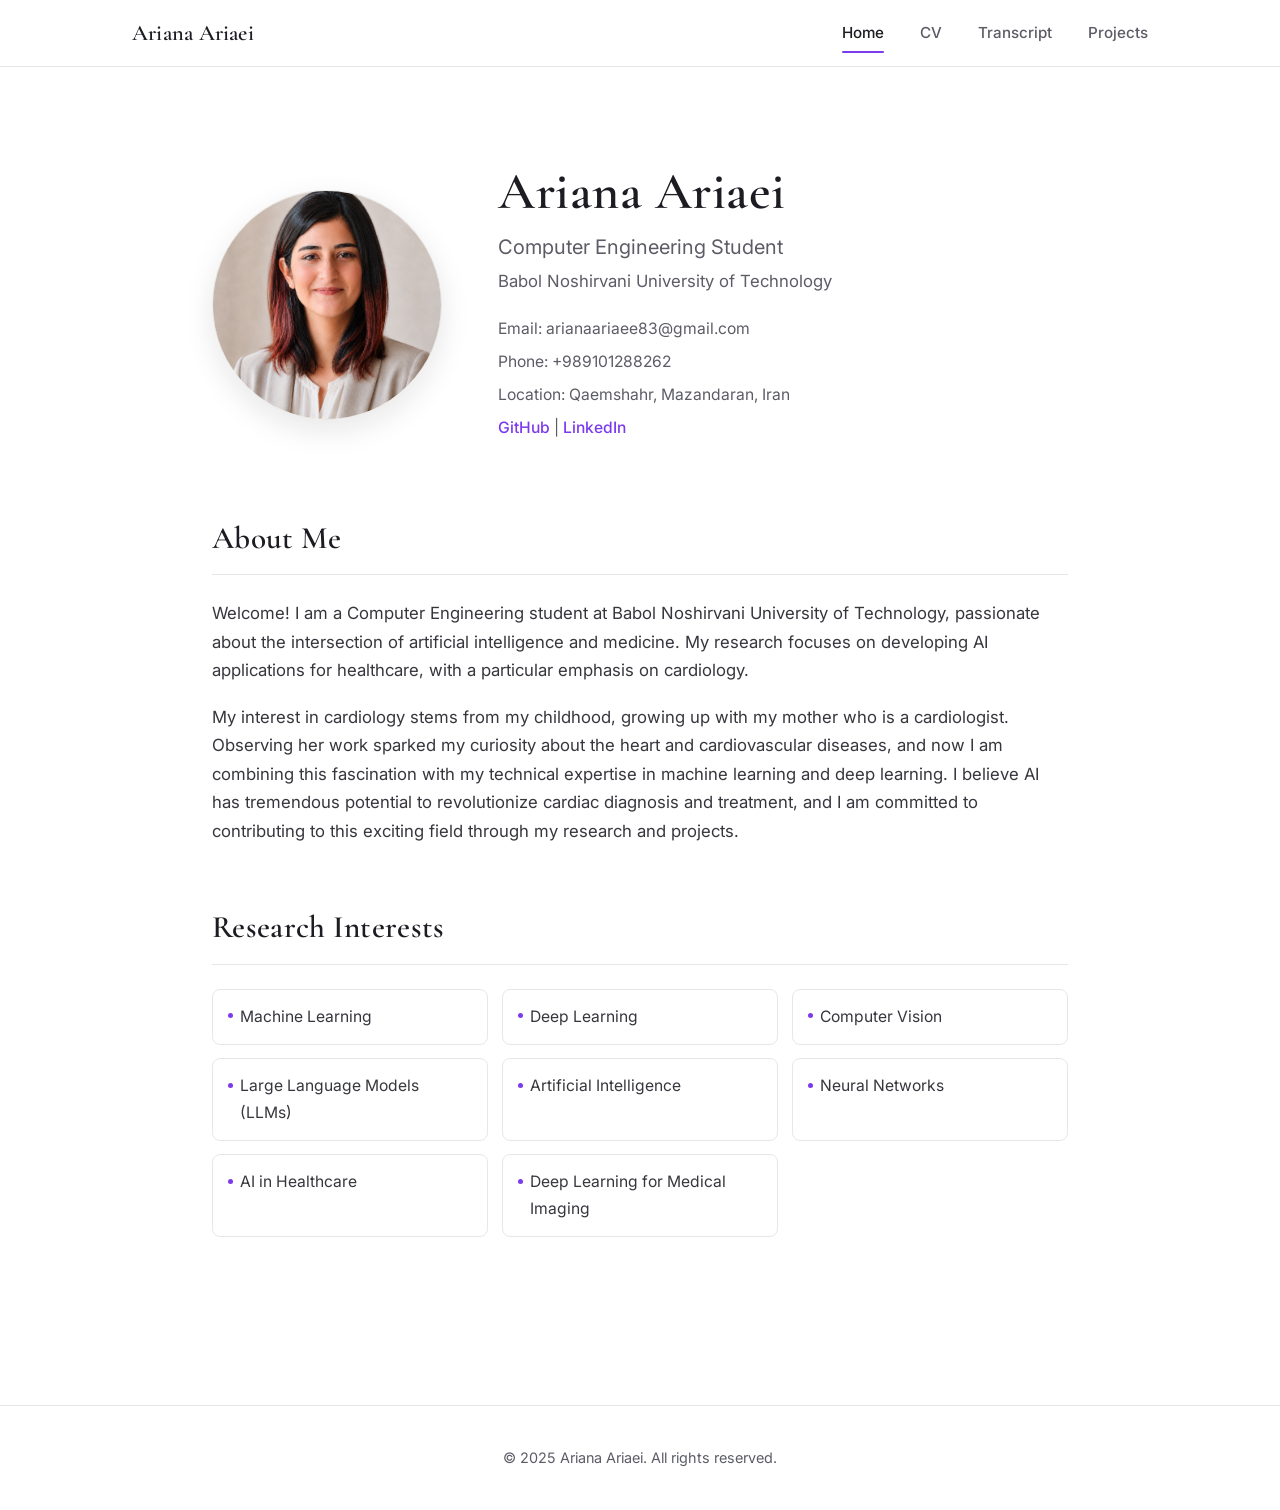
<file: index.html>
<!DOCTYPE html>
<html lang="en">
<head>
    <meta charset="UTF-8">
    <meta name="viewport" content="width=device-width, initial-scale=1.0">
    <title>Ariana Ariaei</title>
    <meta name="description" content="Ariana Ariaei is a Computer Engineering student at Babol Noshirvani University of Technology researching artificial intelligence in healthcare, with a focus on machine learning and deep learning for cardiology.">
    <meta name="author" content="Ariana Ariaei">
    <link rel="canonical" href="https://arianaariaei.github.io/">
    <link rel="icon" type="image/svg+xml" href="assets/favicon.svg">
    <!-- Open Graph / social preview -->
    <meta property="og:type" content="website">
    <meta property="og:title" content="Ariana Ariaei">
    <meta property="og:description" content="Computer Engineering student researching AI in healthcare — machine learning and deep learning for cardiology.">
    <meta property="og:url" content="https://arianaariaei.github.io/">
    <meta property="og:image" content="https://arianaariaei.github.io/assets/me.png">
    <meta name="twitter:card" content="summary">
    <link rel="stylesheet" href="assets/styles.css?v=2">
</head>
<!-- Google tag (gtag.js) -->
<script async src="https://www.googletagmanager.com/gtag/js?id=G-6JRJGJR2GJ"></script>
<script>
  window.dataLayer = window.dataLayer || [];
  function gtag(){dataLayer.push(arguments);}
  gtag('js', new Date());

  gtag('config', 'G-6JRJGJR2GJ');
</script>
<body>
    <div id="nav-placeholder"></div>
    
    <main class="container">
        <section class="hero">
            <div class="profile-section">
                <img src="assets/me.png" alt="Ariana Ariaei" class="profile-photo">
                <div class="intro">
                    <h1>Ariana Ariaei</h1>
                    <p class="title">Computer Engineering Student</p>
                    <p class="affiliation">Babol Noshirvani University of Technology</p>
                    <div class="contact">
                        <p>Email: arianaariaee83@gmail.com</p>
                        <p>Phone: +989101288262</p>
                        <p>Location: Qaemshahr, Mazandaran, Iran</p>
                        <p>
                            <a href="https://github.com/arianaariaei" target="_blank">GitHub</a> | 
                            <a href="https://linkedin.com/in/arianaariaei" target="_blank">LinkedIn</a>
                        </p>
                    </div>
                </div>
            </div>
        </section>

        <section class="about">
            <h2>About Me</h2>
            <p>
                Welcome! I am a Computer Engineering student at Babol Noshirvani University of Technology, 
                passionate about the intersection of artificial intelligence and medicine. My research focuses 
                on developing AI applications for healthcare, with a particular emphasis on cardiology.
            </p>
            <p>
                My interest in cardiology stems from my childhood, growing up with my mother who is a cardiologist. 
                Observing her work sparked my curiosity about the heart and cardiovascular diseases, and now I am 
                combining this fascination with my technical expertise in machine learning and deep learning. 
                I believe AI has tremendous potential to revolutionize cardiac diagnosis and treatment, and I am 
                committed to contributing to this exciting field through my research and projects.
            </p>
        </section>

        <section class="research-interests">
            <h2>Research Interests</h2>
            <ul>
                <li>Machine Learning</li>
                <li>Deep Learning</li>
                <li>Computer Vision</li>
                <li>Large Language Models (LLMs)</li>
                <li>Artificial Intelligence</li>
                <li>Neural Networks</li>
                <li>AI in Healthcare</li>
                <li>Deep Learning for Medical Imaging</li>
            </ul>
        </section>
    </main>

    <footer>
        <p>&copy; 2025 Ariana Ariaei. All rights reserved.</p>
    </footer>

    <script src="assets/nav.js?v=2"></script>
</body>
</html>
</file>
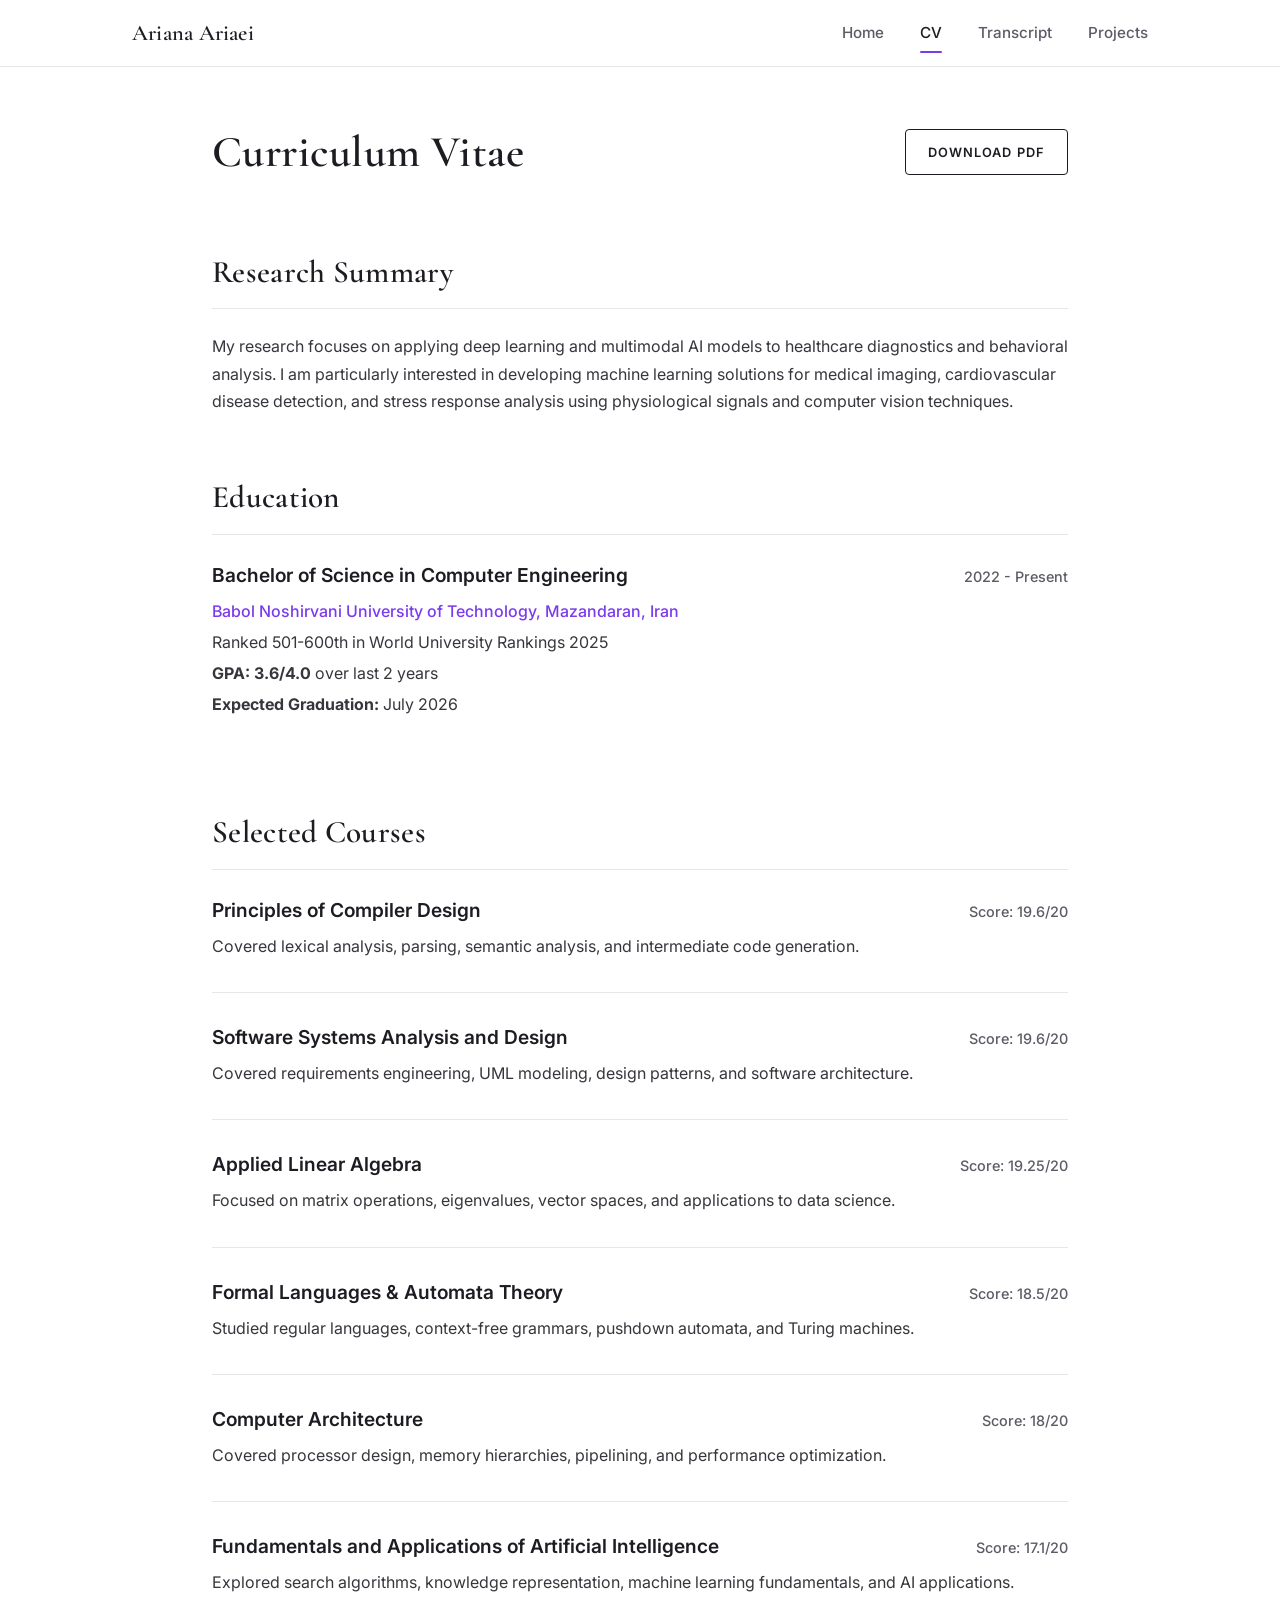
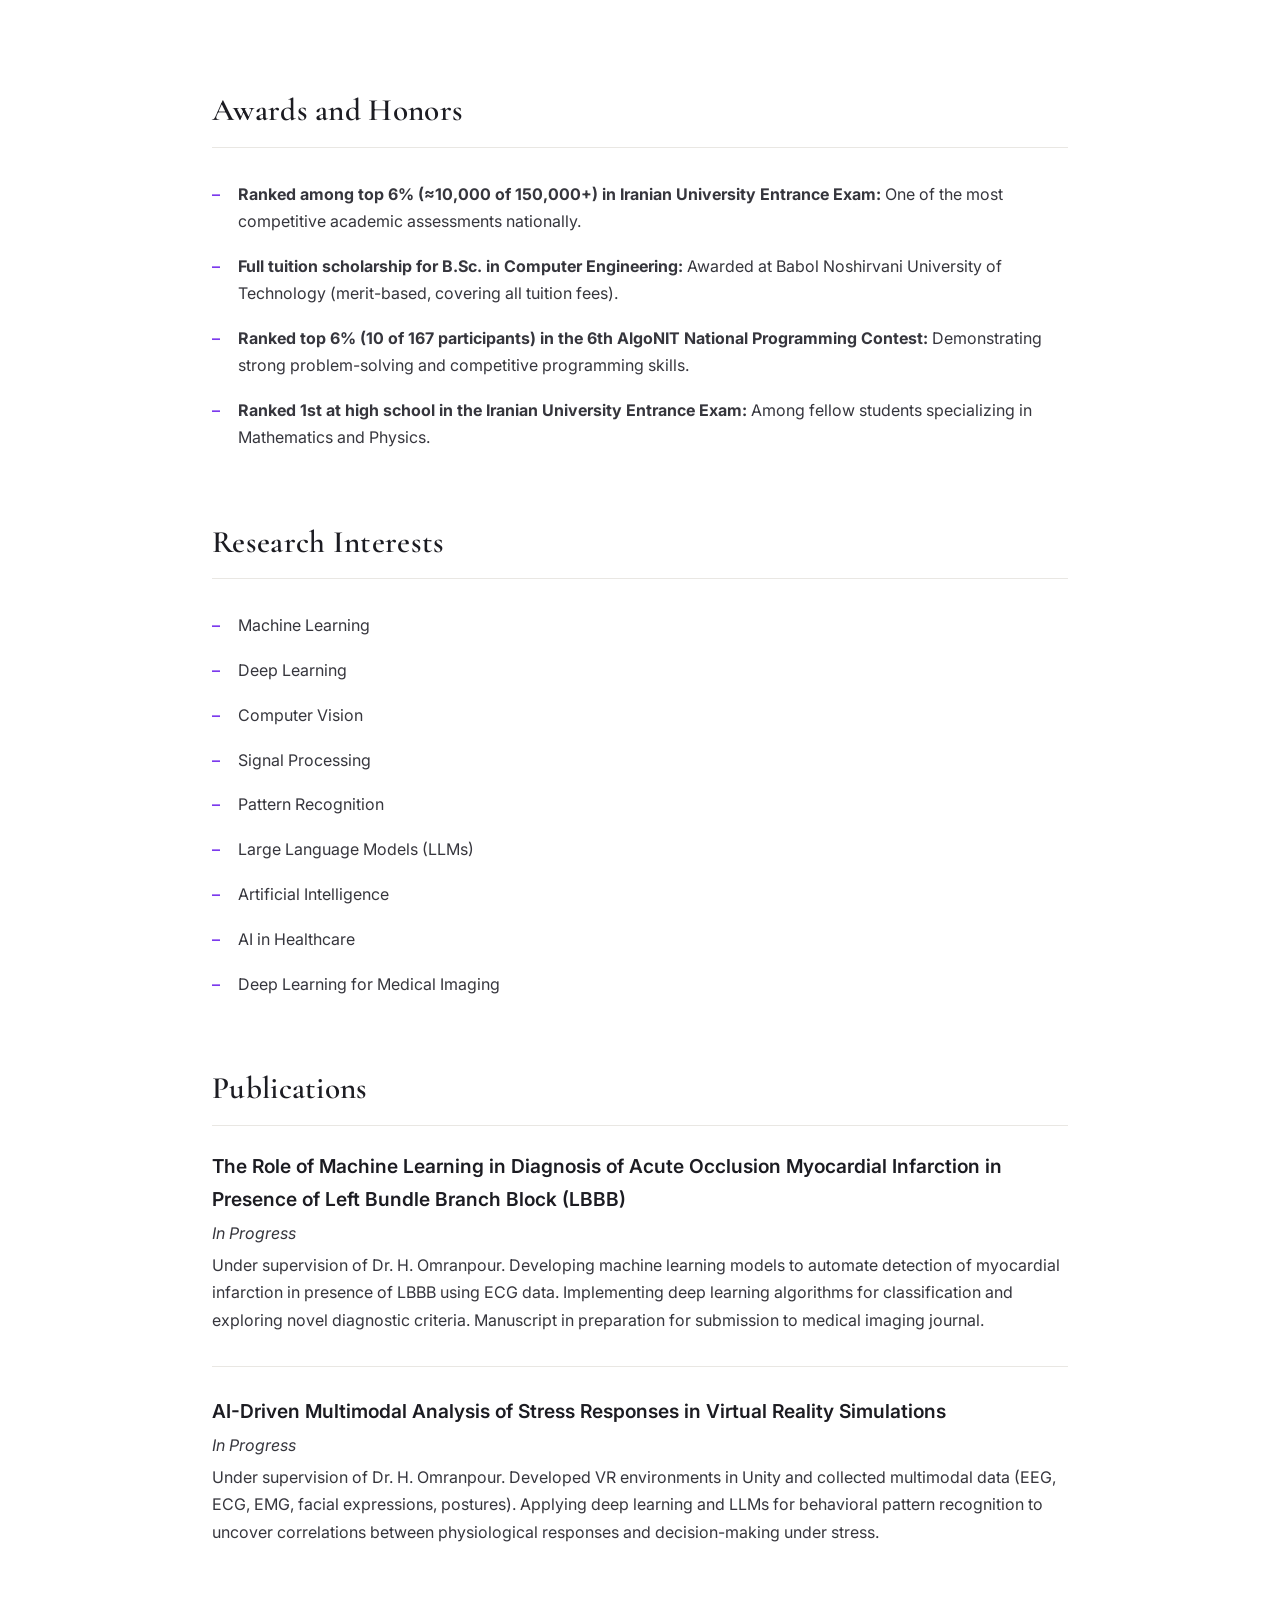
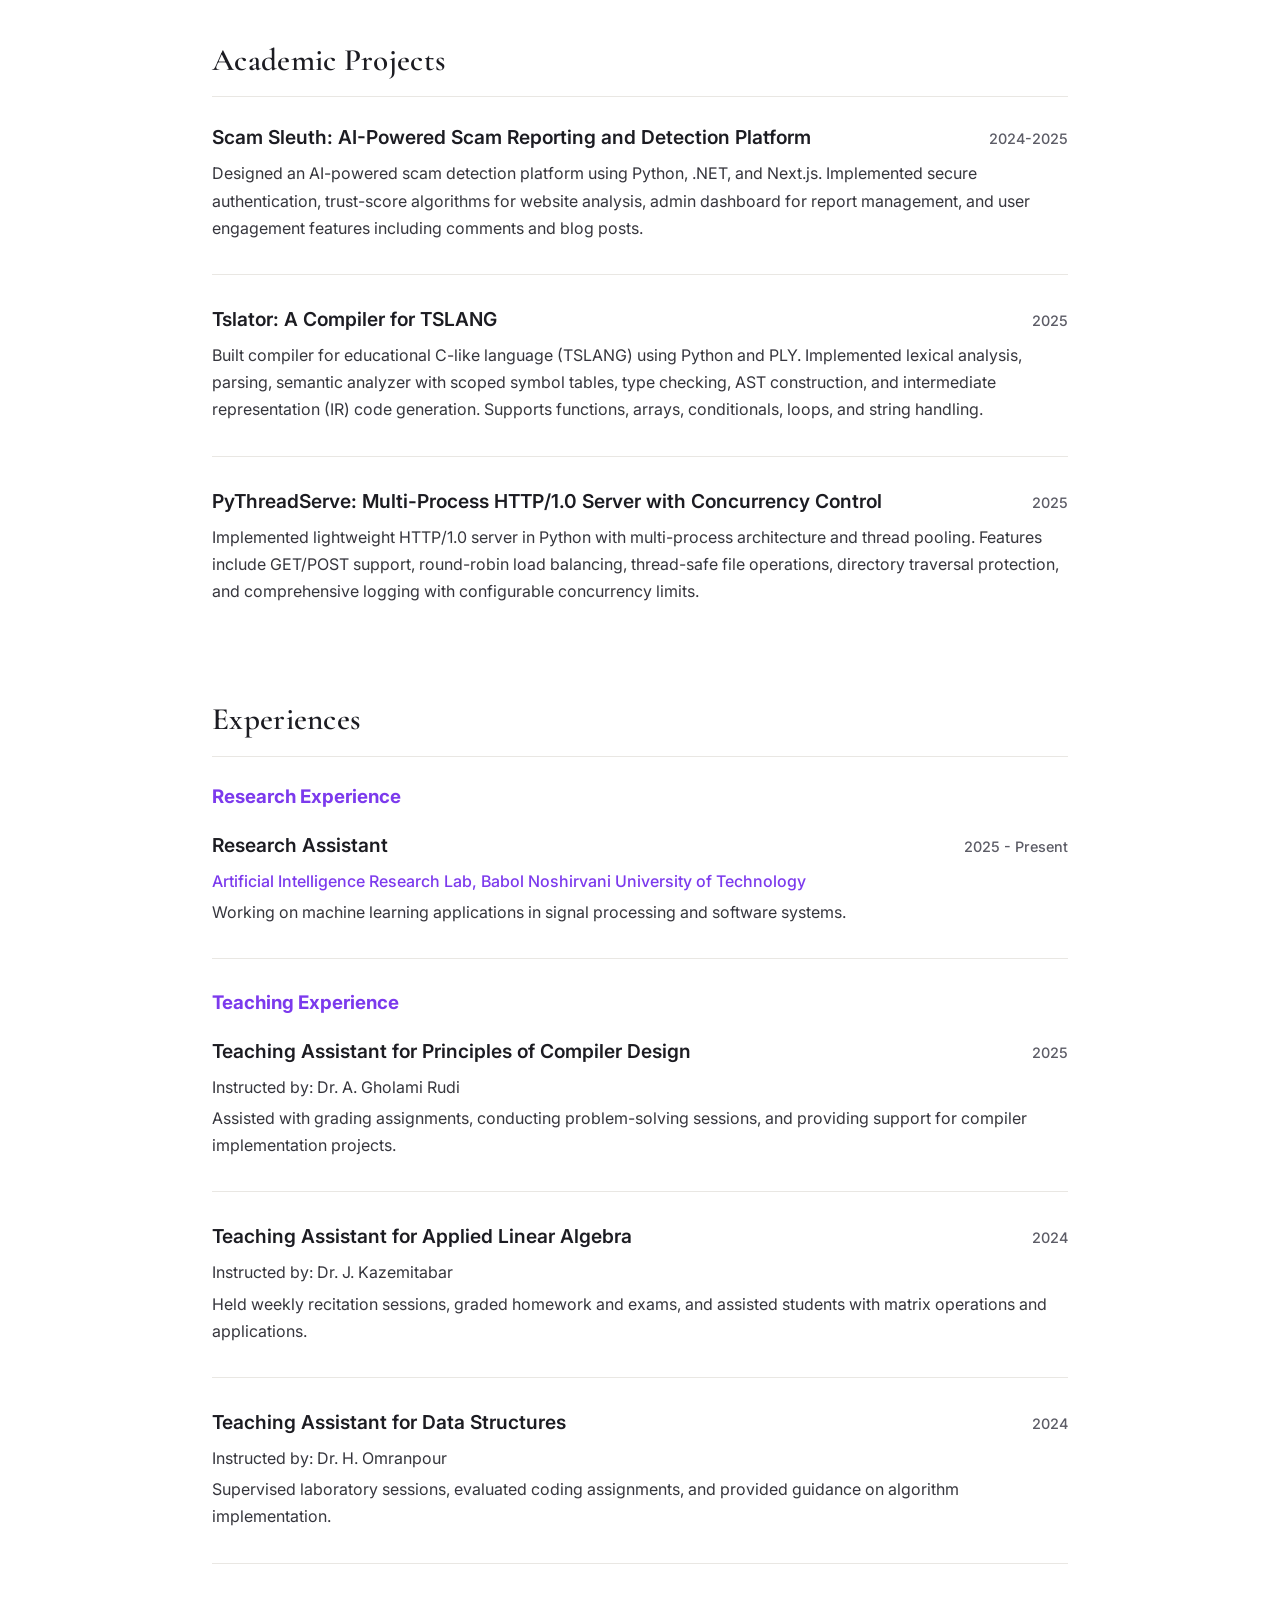
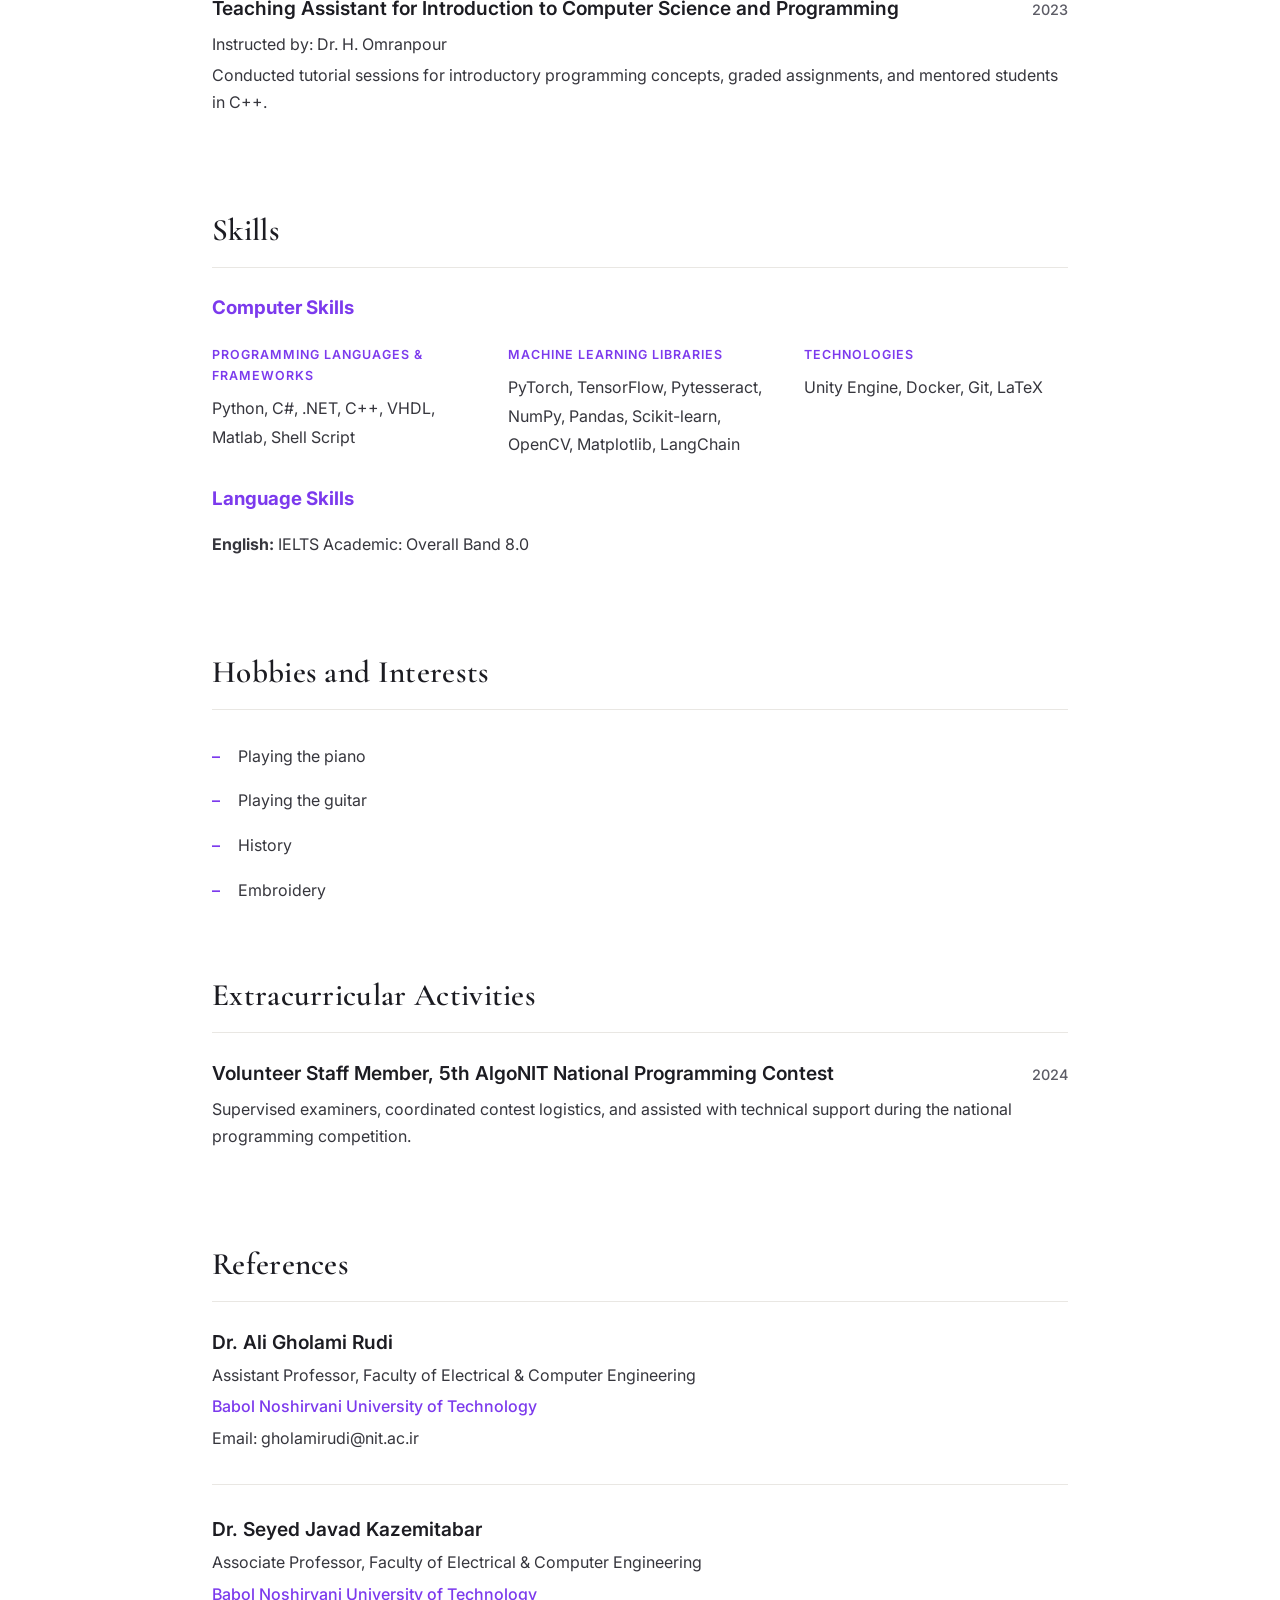
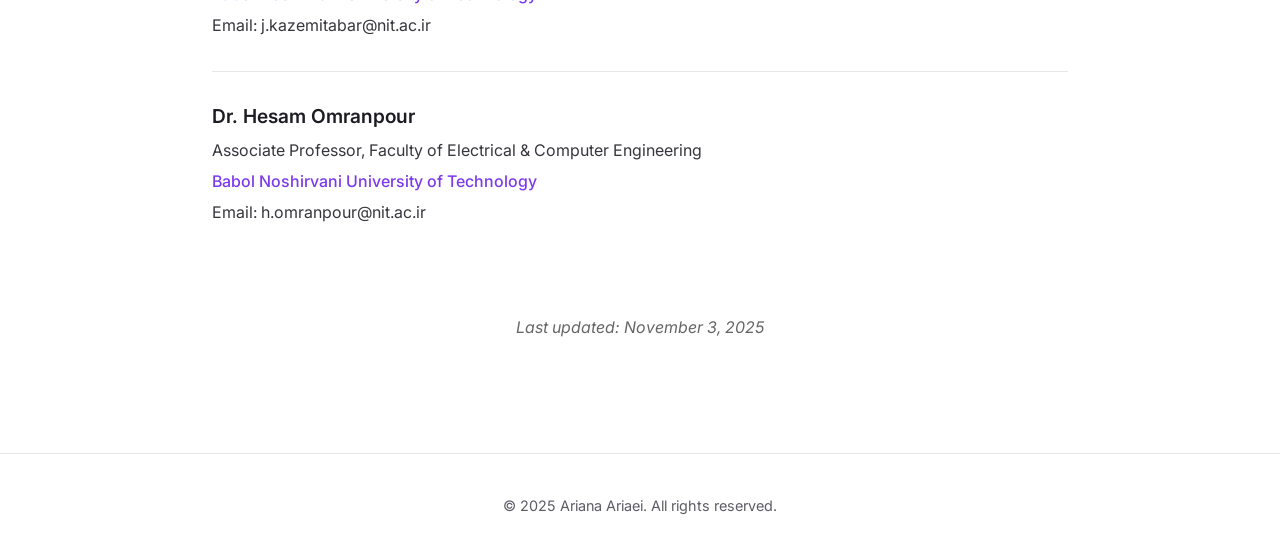
<file: cv.html>
<!DOCTYPE html>
<html lang="en">
<head>
    <meta charset="UTF-8">
    <meta name="viewport" content="width=device-width, initial-scale=1.0">
    <title>CV - Ariana Ariaei</title>
    <meta name="description" content="Curriculum vitae of Ariana Ariaei, a Computer Engineering student specializing in AI, machine learning, and deep learning for healthcare — covering education, research, projects, skills, and teaching experience.">
    <meta name="author" content="Ariana Ariaei">
    <link rel="canonical" href="https://arianaariaei.github.io/cv.html">
    <link rel="icon" type="image/svg+xml" href="assets/favicon.svg">
    <!-- Open Graph / social preview -->
    <meta property="og:type" content="profile">
    <meta property="og:title" content="CV - Ariana Ariaei">
    <meta property="og:description" content="Curriculum vitae of Ariana Ariaei — AI, machine learning, and deep learning for healthcare.">
    <meta property="og:url" content="https://arianaariaei.github.io/cv.html">
    <meta property="og:image" content="https://arianaariaei.github.io/assets/me.png">
    <meta name="twitter:card" content="summary">
    <link rel="stylesheet" href="assets/styles.css?v=2">
</head>
<!-- Google tag (gtag.js) -->
<script async src="https://www.googletagmanager.com/gtag/js?id=G-6JRJGJR2GJ"></script>
<script>
  window.dataLayer = window.dataLayer || [];
  function gtag(){dataLayer.push(arguments);}
  gtag('js', new Date());

  gtag('config', 'G-6JRJGJR2GJ');
</script>
<body>
    <div id="nav-placeholder"></div>
    
    <main class="container">
        <div class="page-header">
            <h1>Curriculum Vitae</h1>
            <a href="docs/Ariana_Ariaei_CV.pdf" class="download-btn" download>Download PDF</a>
        </div>

        <section class="cv-section">
            <h2>Research Summary</h2>
            <p>My research focuses on applying deep learning and multimodal AI models to healthcare diagnostics and behavioral analysis. I am particularly interested in developing machine learning solutions for medical imaging, cardiovascular disease detection, and stress response analysis using physiological signals and computer vision techniques.</p>
        </section>

        <section class="cv-section">
            <h2>Education</h2>
            <div class="cv-item">
                <div class="cv-header">
                    <h3>Bachelor of Science in Computer Engineering</h3>
                    <span class="date">2022 - Present</span>
                </div>
                <p class="institution">Babol Noshirvani University of Technology, Mazandaran, Iran</p>
                <p>Ranked 501-600th in World University Rankings 2025</p>
                <p><strong>GPA: 3.6/4.0</strong> over last 2 years</p>
                <p><strong>Expected Graduation:</strong> July 2026</p>
            </div>
        </section>

        <section class="cv-section">
            <h2>Selected Courses</h2>
            <div class="cv-item">
                <div class="cv-header">
                    <h3>Principles of Compiler Design</h3>
                    <span class="date">Score: 19.6/20</span>
                </div>
                <p>Covered lexical analysis, parsing, semantic analysis, and intermediate code generation.</p>
            </div>

            <div class="cv-item">
                <div class="cv-header">
                    <h3>Software Systems Analysis and Design</h3>
                    <span class="date">Score: 19.6/20</span>
                </div>
                <p>Covered requirements engineering, UML modeling, design patterns, and software architecture.</p>
            </div>

            <div class="cv-item">
                <div class="cv-header">
                    <h3>Applied Linear Algebra</h3>
                    <span class="date">Score: 19.25/20</span>
                </div>
                <p>Focused on matrix operations, eigenvalues, vector spaces, and applications to data science.</p>
            </div>

            <div class="cv-item">
                <div class="cv-header">
                    <h3>Formal Languages & Automata Theory</h3>
                    <span class="date">Score: 18.5/20</span>
                </div>
                <p>Studied regular languages, context-free grammars, pushdown automata, and Turing machines.</p>
            </div>

            <div class="cv-item">
                <div class="cv-header">
                    <h3>Computer Architecture</h3>
                    <span class="date">Score: 18/20</span>
                </div>
                <p>Covered processor design, memory hierarchies, pipelining, and performance optimization.</p>
            </div>

            <div class="cv-item">
                <div class="cv-header">
                    <h3>Fundamentals and Applications of Artificial Intelligence</h3>
                    <span class="date">Score: 17.1/20</span>
                </div>
                <p>Explored search algorithms, knowledge representation, machine learning fundamentals, and AI applications.</p>
            </div>
        </section>

        <section class="cv-section">
            <h2>Awards and Honors</h2>
            <ul class="cv-list">
                <li><strong>Ranked among top 6% (≈10,000 of 150,000+) in Iranian University Entrance Exam:</strong> One of the most competitive academic assessments nationally.</li>
                <li><strong>Full tuition scholarship for B.Sc. in Computer Engineering:</strong> Awarded at Babol Noshirvani University of Technology (merit-based, covering all tuition fees).</li>
                <li><strong>Ranked top 6% (10 of 167 participants) in the 6th AlgoNIT National Programming Contest:</strong> Demonstrating strong problem-solving and competitive programming skills.</li>
                <li><strong>Ranked 1st at high school in the Iranian University Entrance Exam:</strong> Among fellow students specializing in Mathematics and Physics.</li>
            </ul>
        </section>

        <section class="cv-section">
            <h2>Research Interests</h2>
            <ul class="cv-list">
                <li>Machine Learning</li>
                <li>Deep Learning</li>
                <li>Computer Vision</li>
                <li>Signal Processing</li>
                <li>Pattern Recognition</li>
                <li>Large Language Models (LLMs)</li>
                <li>Artificial Intelligence</li>
                <li>AI in Healthcare</li>
                <li>Deep Learning for Medical Imaging</li>
            </ul>
        </section>

        <section class="cv-section">
            <h2>Publications</h2>
            
            <div class="cv-item">
                <h3>The Role of Machine Learning in Diagnosis of Acute Occlusion Myocardial Infarction in Presence of Left Bundle Branch Block (LBBB)</h3>
                <p class="publication"><em>In Progress</em></p>
                <p>Under supervision of Dr. H. Omranpour. Developing machine learning models to automate detection of myocardial infarction in presence of LBBB using ECG data. Implementing deep learning algorithms for classification and exploring novel diagnostic criteria. Manuscript in preparation for submission to medical imaging journal.</p>
            </div>

            <div class="cv-item">
                <h3>AI-Driven Multimodal Analysis of Stress Responses in Virtual Reality Simulations</h3>
                <p class="publication"><em>In Progress</em></p>
                <p>Under supervision of Dr. H. Omranpour. Developed VR environments in Unity and collected multimodal data (EEG, ECG, EMG, facial expressions, postures). Applying deep learning and LLMs for behavioral pattern recognition to uncover correlations between physiological responses and decision-making under stress.</p>
            </div>
        </section>

        <section class="cv-section">
            <h2>Academic Projects</h2>
            
            <div class="cv-item">
                <div class="cv-header">
                    <h3>Scam Sleuth: AI-Powered Scam Reporting and Detection Platform</h3>
                    <span class="date">2024-2025</span>
                </div>
                <p>Designed an AI-powered scam detection platform using Python, .NET, and Next.js. Implemented secure authentication, trust-score algorithms for website analysis, admin dashboard for report management, and user engagement features including comments and blog posts.</p>
            </div>

            <div class="cv-item">
                <div class="cv-header">
                    <h3>Tslator: A Compiler for TSLANG</h3>
                    <span class="date">2025</span>
                </div>
                <p>Built compiler for educational C-like language (TSLANG) using Python and PLY. Implemented lexical analysis, parsing, semantic analyzer with scoped symbol tables, type checking, AST construction, and intermediate representation (IR) code generation. Supports functions, arrays, conditionals, loops, and string handling.</p>
            </div>

            <div class="cv-item">
                <div class="cv-header">
                    <h3>PyThreadServe: Multi-Process HTTP/1.0 Server with Concurrency Control</h3>
                    <span class="date">2025</span>
                </div>
                <p>Implemented lightweight HTTP/1.0 server in Python with multi-process architecture and thread pooling. Features include GET/POST support, round-robin load balancing, thread-safe file operations, directory traversal protection, and comprehensive logging with configurable concurrency limits.</p>
            </div>
        </section>

        <section class="cv-section">
            <h2>Experiences</h2>
            
            <h3 style="color: var(--secondary-color); margin-top: 1.5rem; margin-bottom: 1rem;">Research Experience</h3>
            <div class="cv-item">
                <div class="cv-header">
                    <h3>Research Assistant</h3>
                    <span class="date">2025 - Present</span>
                </div>
                <p class="institution">Artificial Intelligence Research Lab, Babol Noshirvani University of Technology</p>
                <p>Working on machine learning applications in signal processing and software systems.</p>
            </div>

            <h3 style="color: var(--secondary-color); margin-top: 1.5rem; margin-bottom: 1rem;">Teaching Experience</h3>
            <div class="cv-item">
                <div class="cv-header">
                    <h3>Teaching Assistant for Principles of Compiler Design</h3>
                    <span class="date">2025</span>
                </div>
                <p>Instructed by: Dr. A. Gholami Rudi</p>
                <p>Assisted with grading assignments, conducting problem-solving sessions, and providing support for compiler implementation projects.</p>
            </div>

            <div class="cv-item">
                <div class="cv-header">
                    <h3>Teaching Assistant for Applied Linear Algebra</h3>
                    <span class="date">2024</span>
                </div>
                <p>Instructed by: Dr. J. Kazemitabar</p>
                <p>Held weekly recitation sessions, graded homework and exams, and assisted students with matrix operations and applications.</p>
            </div>

            <div class="cv-item">
                <div class="cv-header">
                    <h3>Teaching Assistant for Data Structures</h3>
                    <span class="date">2024</span>
                </div>
                <p>Instructed by: Dr. H. Omranpour</p>
                <p>Supervised laboratory sessions, evaluated coding assignments, and provided guidance on algorithm implementation.</p>
            </div>

            <div class="cv-item">
                <div class="cv-header">
                    <h3>Teaching Assistant for Introduction to Computer Science and Programming</h3>
                    <span class="date">2023</span>
                </div>
                <p>Instructed by: Dr. H. Omranpour</p>
                <p>Conducted tutorial sessions for introductory programming concepts, graded assignments, and mentored students in C++.</p>
            </div>
        </section>

        <section class="cv-section">
            <h2>Skills</h2>
            
            <h3 style="color: var(--secondary-color); margin-top: 1.5rem; margin-bottom: 1rem;">Computer Skills</h3>
            <div class="skills-grid">
                <div>
                    <h3>Programming Languages & Frameworks</h3>
                    <p>Python, C#, .NET, C++, VHDL, Matlab, Shell Script</p>
                </div>
                <div>
                    <h3>Machine Learning Libraries</h3>
                    <p>PyTorch, TensorFlow, Pytesseract, NumPy, Pandas, Scikit-learn, OpenCV, Matplotlib, LangChain</p>
                </div>
                <div>
                    <h3>Technologies</h3>
                    <p>Unity Engine, Docker, Git, LaTeX</p>
                </div>
            </div>

            <h3 style="color: var(--secondary-color); margin-top: 1.5rem; margin-bottom: 1rem;">Language Skills</h3>
            <div class="cv-item">
                <p><strong>English:</strong> IELTS Academic: Overall Band 8.0</p>
            </div>
        </section>

        <section class="cv-section">
            <h2>Hobbies and Interests</h2>
            <ul class="cv-list">
                <li>Playing the piano</li>
                <li>Playing the guitar</li>
                <li>History</li>
                <li>Embroidery</li>
            </ul>
        </section>

        <section class="cv-section">
            <h2>Extracurricular Activities</h2>
            <div class="cv-item">
                <div class="cv-header">
                    <h3>Volunteer Staff Member, 5th AlgoNIT National Programming Contest</h3>
                    <span class="date">2024</span>
                </div>
                <p>Supervised examiners, coordinated contest logistics, and assisted with technical support during the national programming competition.</p>
            </div>
        </section>

        <section class="cv-section">
            <h2>References</h2>
            
            <div class="cv-item">
                <h3>Dr. Ali Gholami Rudi</h3>
                <p>Assistant Professor, Faculty of Electrical & Computer Engineering</p>
                <p class="institution">Babol Noshirvani University of Technology</p>
                <p>Email: gholamirudi@nit.ac.ir</p>
            </div>

            <div class="cv-item">
                <h3>Dr. Seyed Javad Kazemitabar</h3>
                <p>Associate Professor, Faculty of Electrical & Computer Engineering</p>
                <p class="institution">Babol Noshirvani University of Technology</p>
                <p>Email: j.kazemitabar@nit.ac.ir</p>
            </div>

            <div class="cv-item">
                <h3>Dr. Hesam Omranpour</h3>
                <p>Associate Professor, Faculty of Electrical & Computer Engineering</p>
                <p class="institution">Babol Noshirvani University of Technology</p>
                <p>Email: h.omranpour@nit.ac.ir</p>
            </div>
        </section>

        <p style="text-align: center; color: #666; margin-top: 3rem; font-style: italic;">
            Last updated: November 3, 2025
        </p>
    </main>

    <footer>
        <p>&copy; 2025 Ariana Ariaei. All rights reserved.</p>
    </footer>

    <script src="assets/nav.js?v=2"></script>
</body>
</html>
</file>
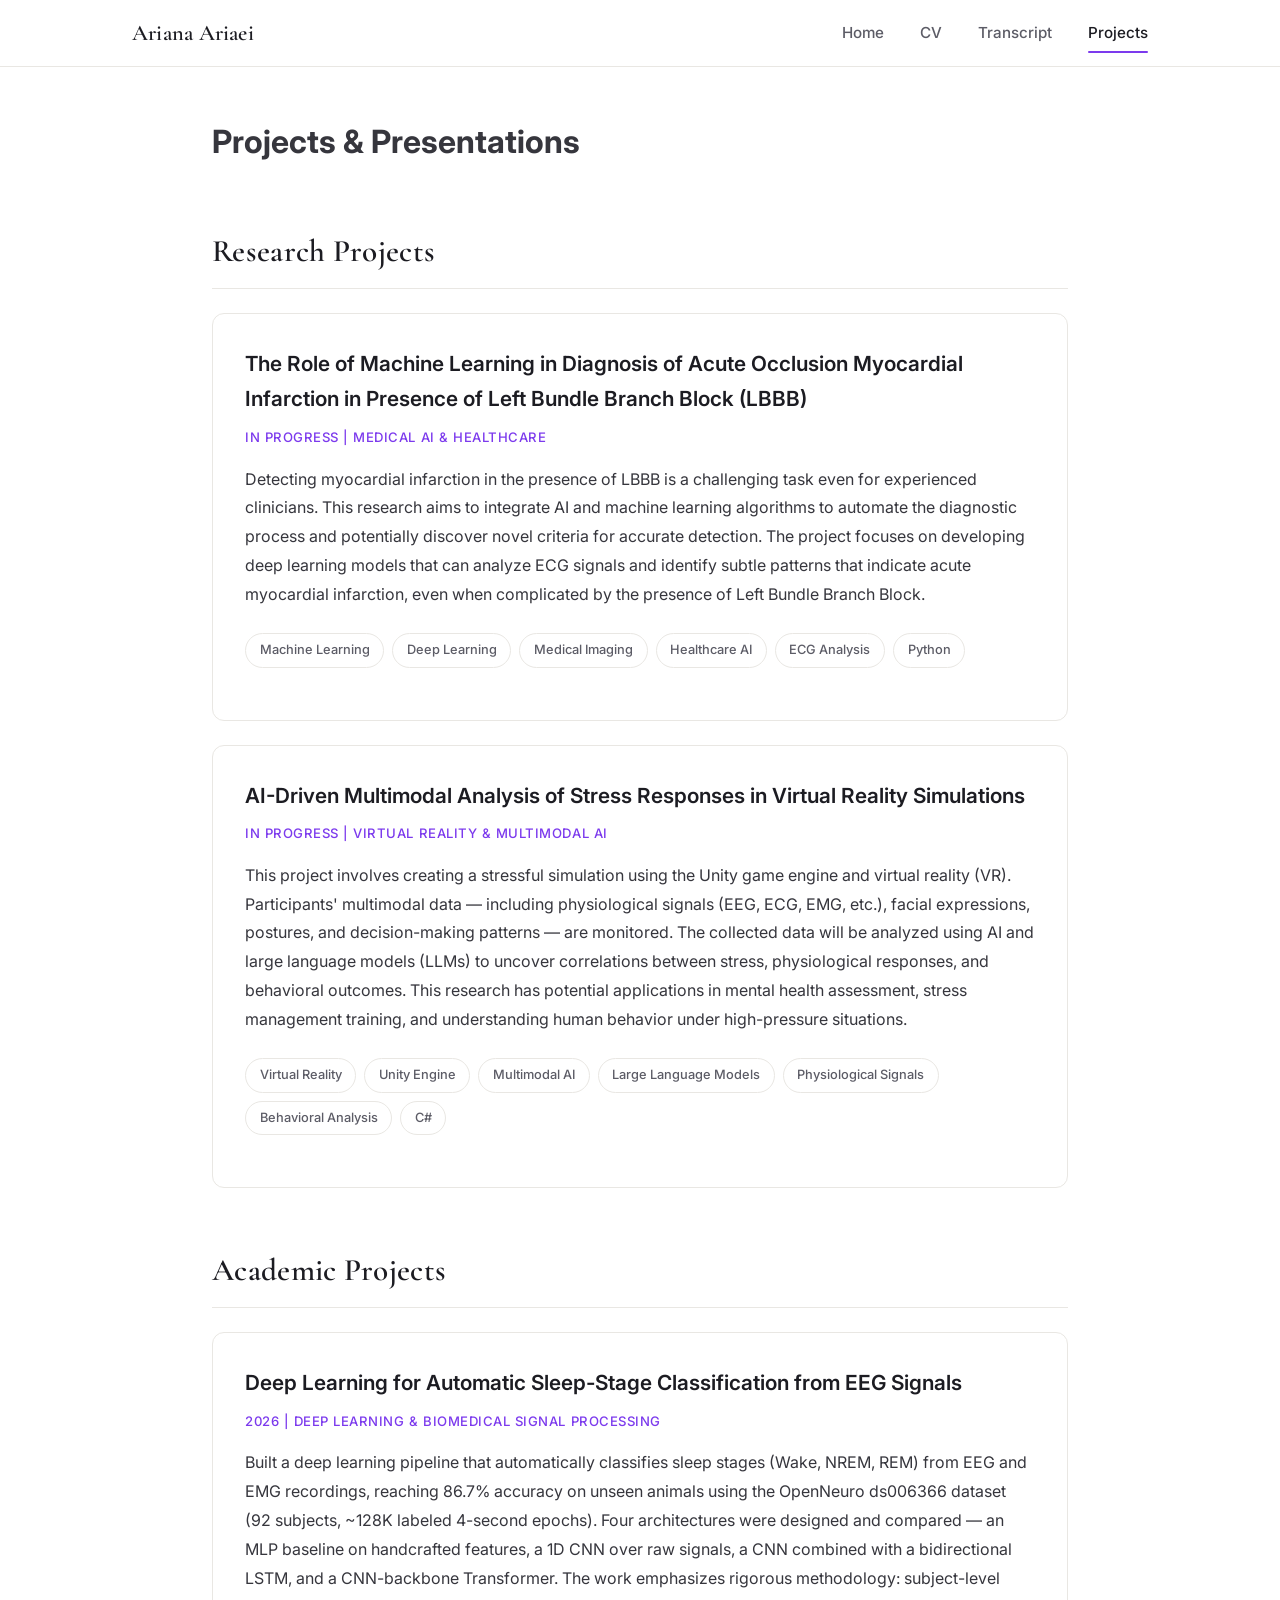
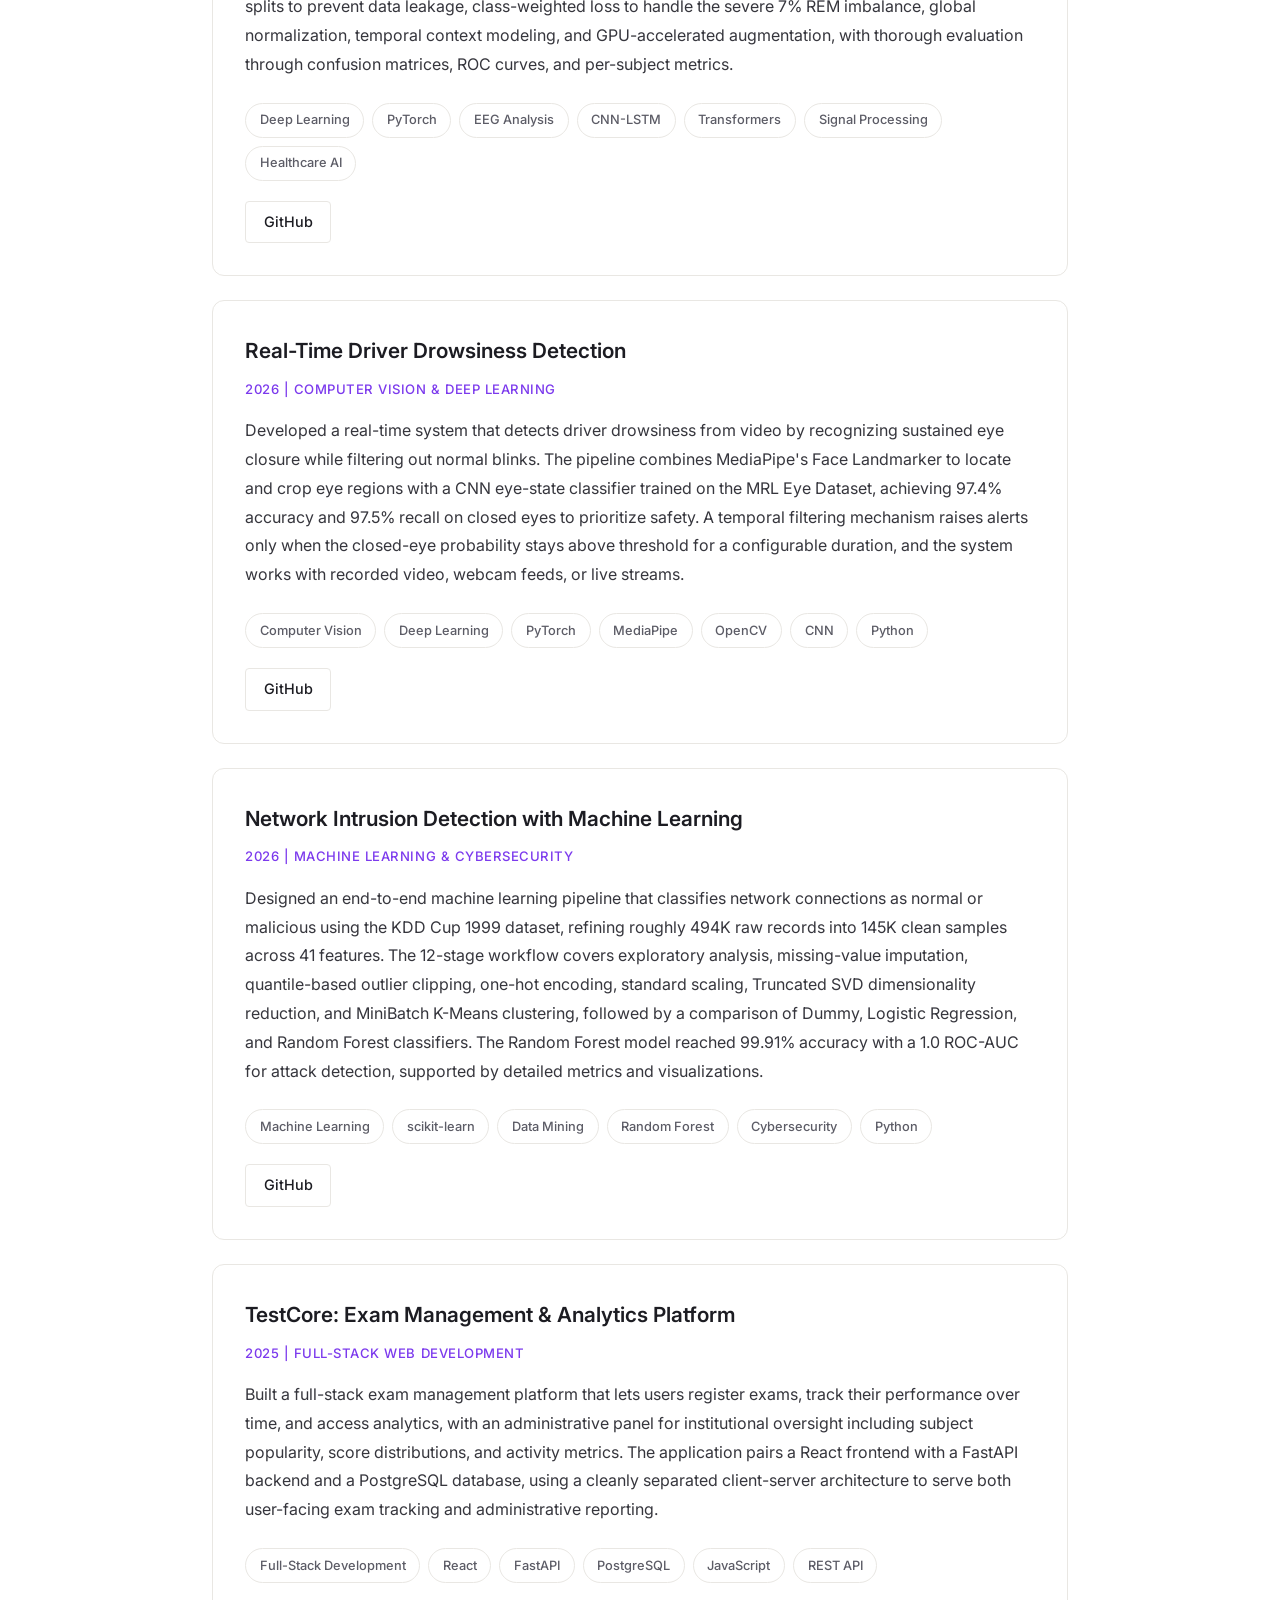
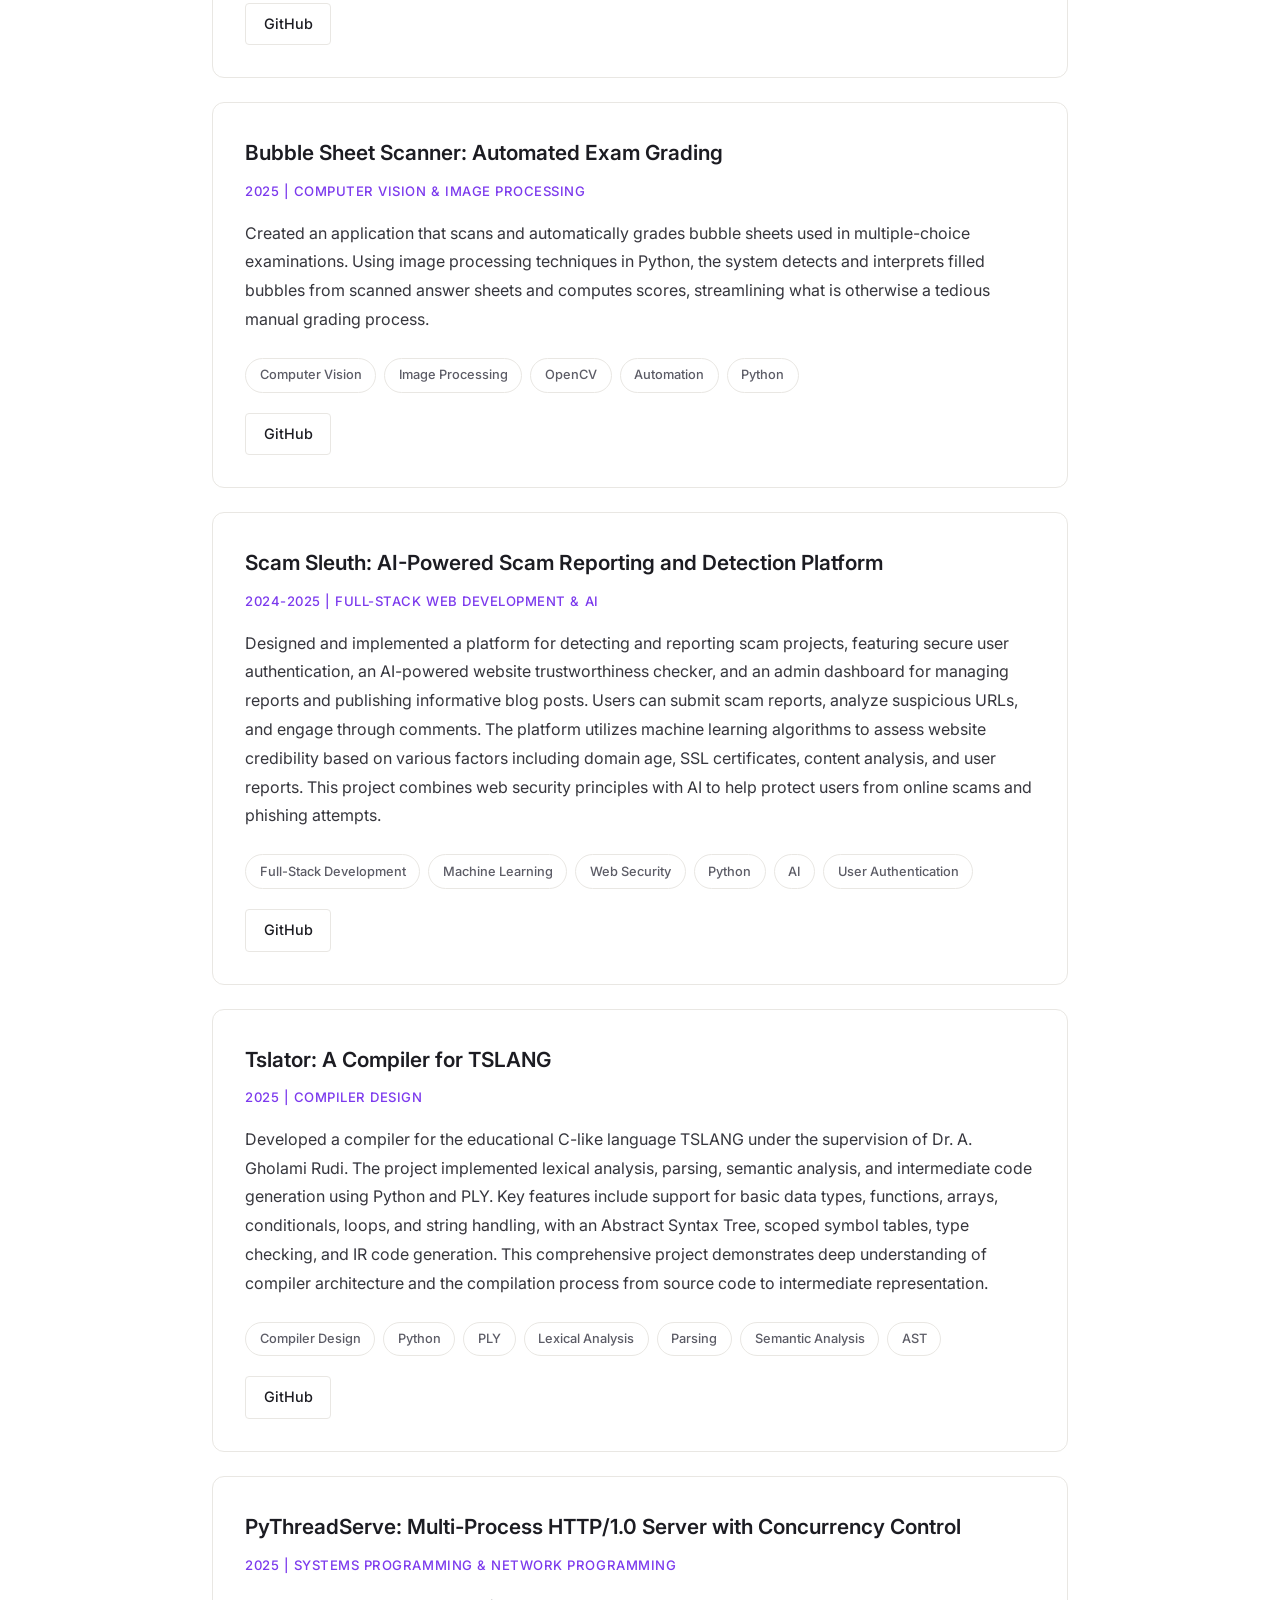
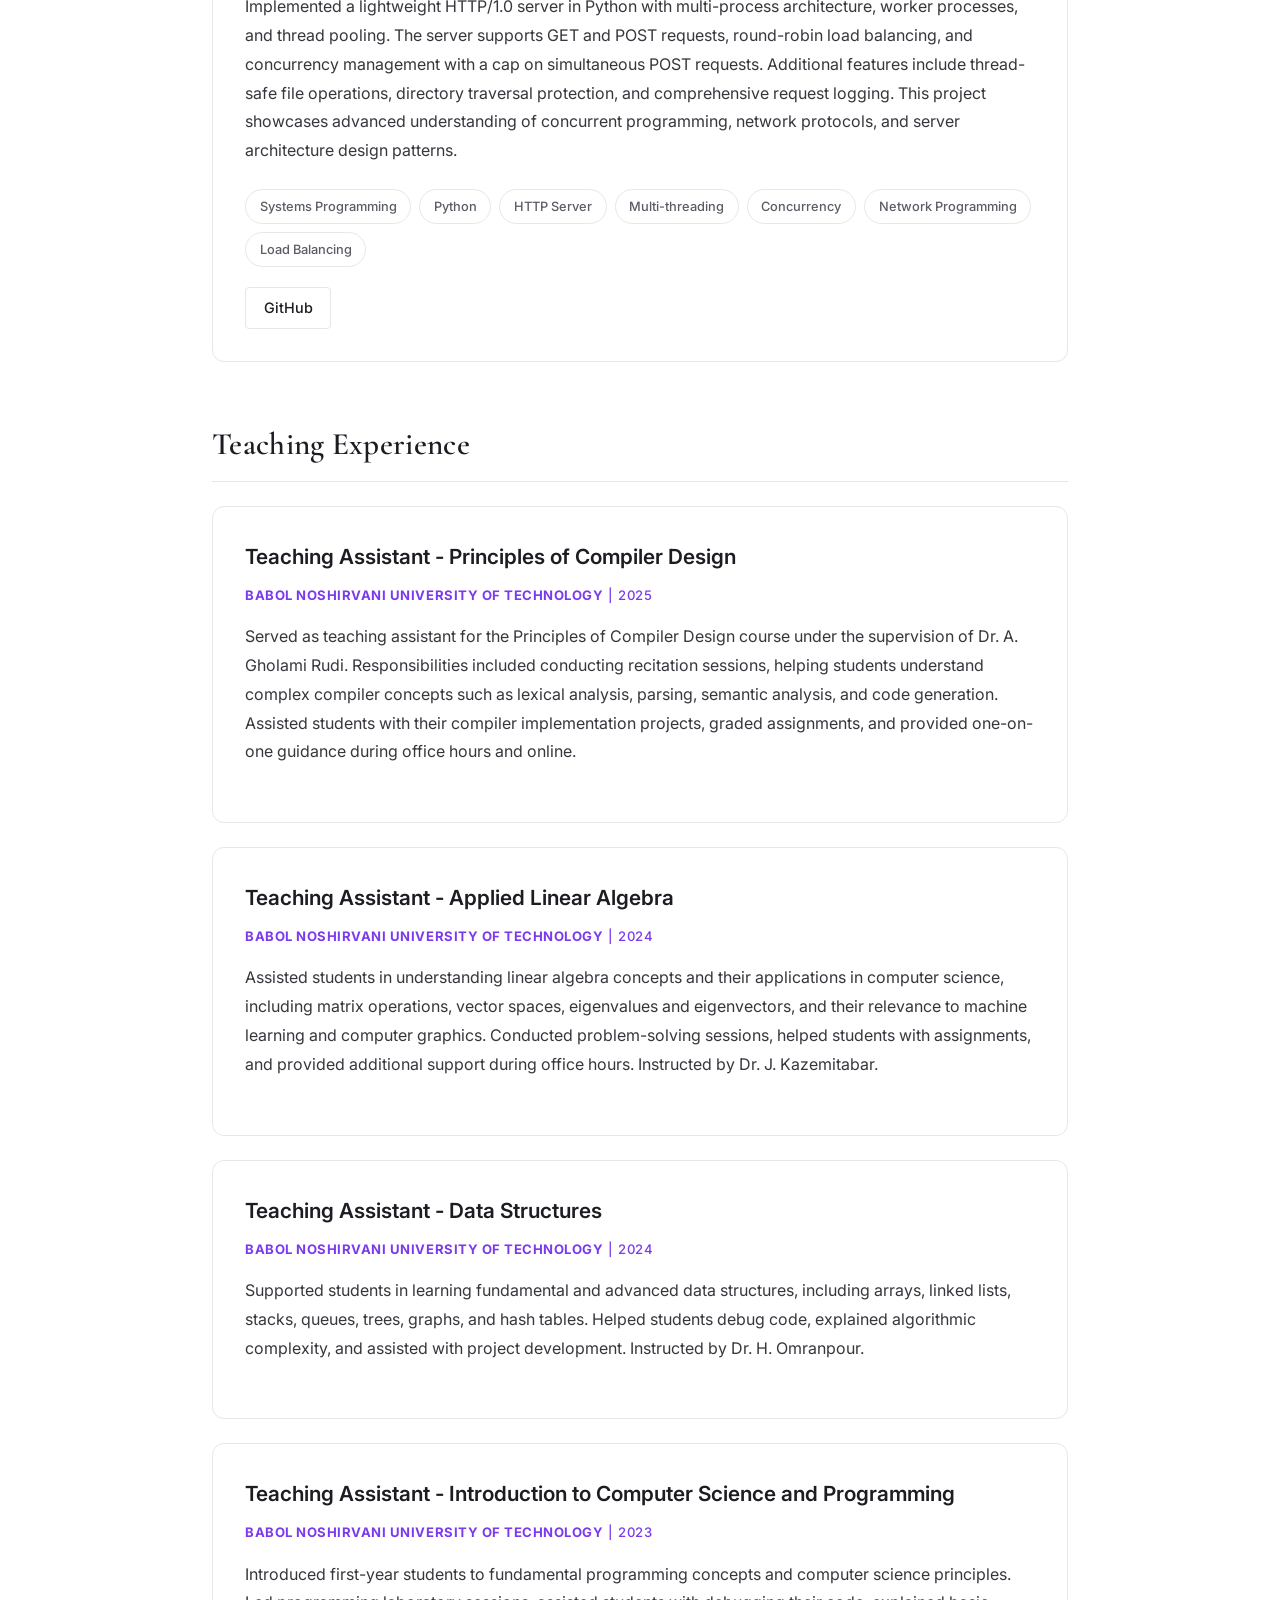
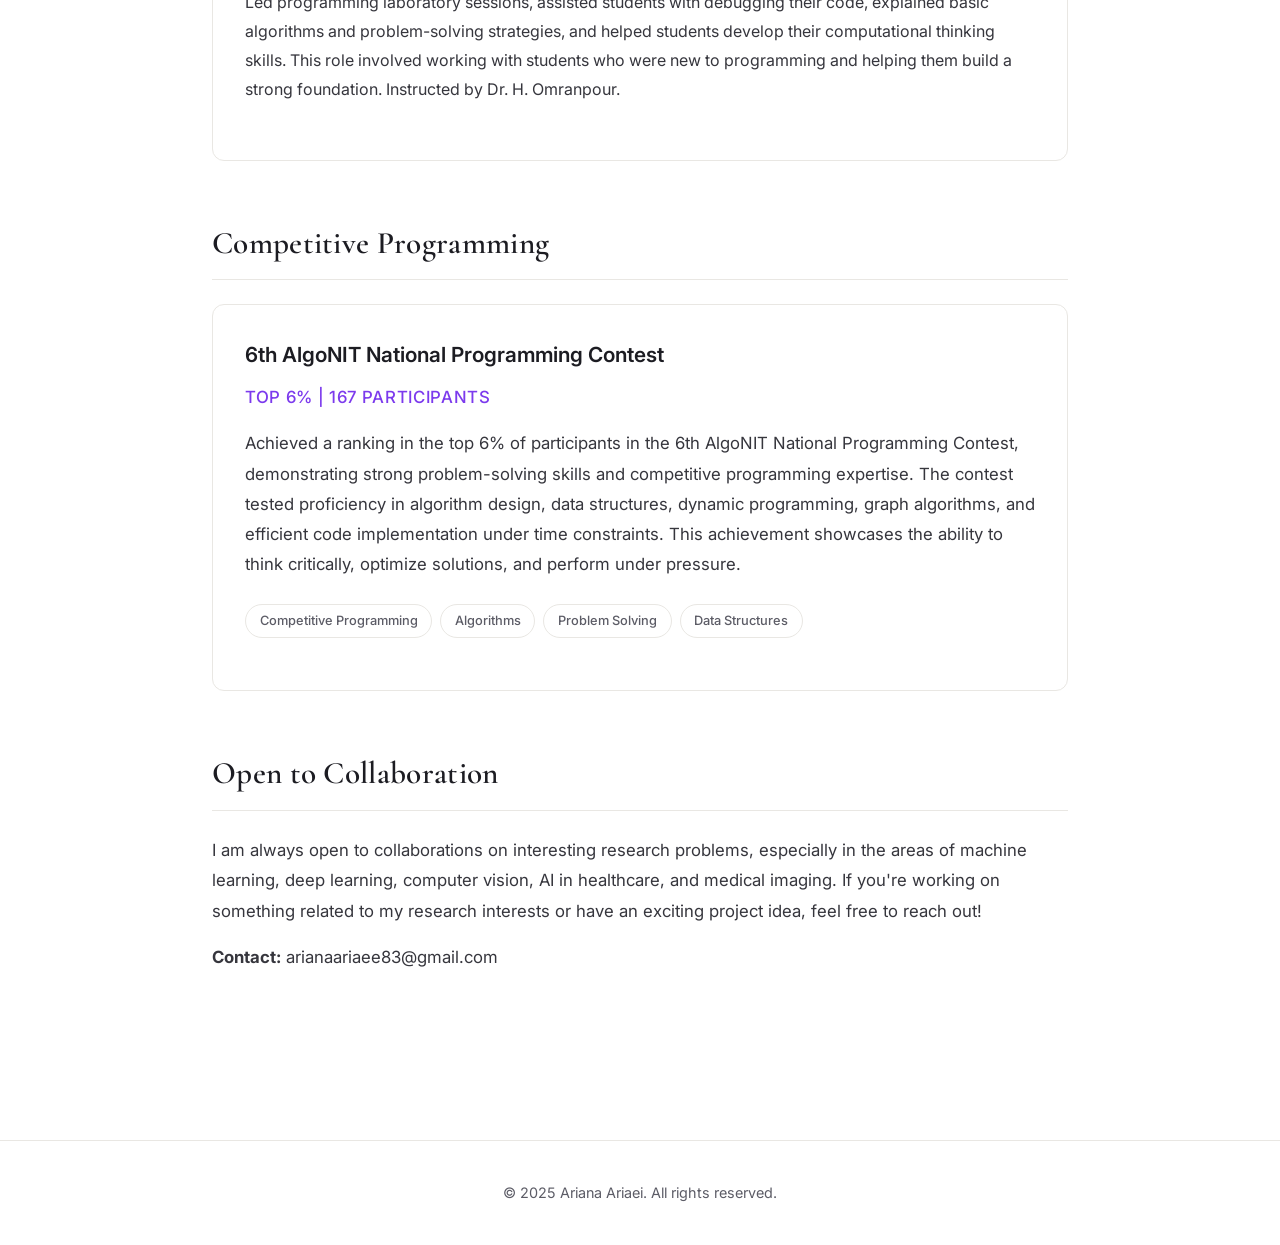
<file: projects.html>
<!DOCTYPE html>
<html lang="en">
<head>
    <meta charset="UTF-8">
    <meta name="viewport" content="width=device-width, initial-scale=1.0">
    <title>Projects & Presentations - Ariana Ariaei</title>
    <meta name="description" content="Research and academic projects by Ariana Ariaei across machine learning, deep learning, computer vision, and AI in healthcare — including EEG sleep-stage classification, driver drowsiness detection, and full-stack web development.">
    <meta name="author" content="Ariana Ariaei">
    <link rel="canonical" href="https://arianaariaei.github.io/projects.html">
    <link rel="icon" type="image/svg+xml" href="assets/favicon.svg">
    <!-- Open Graph / social preview -->
    <meta property="og:type" content="website">
    <meta property="og:title" content="Projects & Presentations - Ariana Ariaei">
    <meta property="og:description" content="Projects in machine learning, deep learning, computer vision, and AI for healthcare.">
    <meta property="og:url" content="https://arianaariaei.github.io/projects.html">
    <meta property="og:image" content="https://arianaariaei.github.io/assets/me.png">
    <meta name="twitter:card" content="summary">
    <link rel="stylesheet" href="assets/styles.css?v=2">
</head>
<!-- Google tag (gtag.js) -->
<script async src="https://www.googletagmanager.com/gtag/js?id=G-6JRJGJR2GJ"></script>
<script>
  window.dataLayer = window.dataLayer || [];
  function gtag(){dataLayer.push(arguments);}
  gtag('js', new Date());

  gtag('config', 'G-6JRJGJR2GJ');
</script>
<body>
    <div id="nav-placeholder"></div>
    
    <main class="container">
        <h1>Projects & Presentations</h1>

        <section class="projects-section">
            <h2>Research Projects</h2>
            
            <div class="project-card">
                <h3>The Role of Machine Learning in Diagnosis of Acute Occlusion Myocardial Infarction in Presence of Left Bundle Branch Block (LBBB)</h3>
                <p class="project-meta">In Progress | Medical AI & Healthcare</p>
                <p class="project-description">
                    Detecting myocardial infarction in the presence of LBBB is a challenging task even for experienced clinicians. 
                    This research aims to integrate AI and machine learning algorithms to automate the diagnostic process and potentially 
                    discover novel criteria for accurate detection. The project focuses on developing deep learning models that can analyze 
                    ECG signals and identify subtle patterns that indicate acute myocardial infarction, even when complicated by the 
                    presence of Left Bundle Branch Block.
                </p>
                <div class="project-tags">
                    <span class="tag">Machine Learning</span>
                    <span class="tag">Deep Learning</span>
                    <span class="tag">Medical Imaging</span>
                    <span class="tag">Healthcare AI</span>
                    <span class="tag">ECG Analysis</span>
                    <span class="tag">Python</span>
                </div>
            </div>

            <div class="project-card">
                <h3>AI-Driven Multimodal Analysis of Stress Responses in Virtual Reality Simulations</h3>
                <p class="project-meta">In Progress | Virtual Reality & Multimodal AI</p>
                <p class="project-description">
                    This project involves creating a stressful simulation using the Unity game engine and virtual reality (VR). 
                    Participants' multimodal data — including physiological signals (EEG, ECG, EMG, etc.), facial expressions, postures, 
                    and decision-making patterns — are monitored. The collected data will be analyzed using AI and large language models 
                    (LLMs) to uncover correlations between stress, physiological responses, and behavioral outcomes. This research has 
                    potential applications in mental health assessment, stress management training, and understanding human behavior under 
                    high-pressure situations.
                </p>
                <div class="project-tags">
                    <span class="tag">Virtual Reality</span>
                    <span class="tag">Unity Engine</span>
                    <span class="tag">Multimodal AI</span>
                    <span class="tag">Large Language Models</span>
                    <span class="tag">Physiological Signals</span>
                    <span class="tag">Behavioral Analysis</span>
                    <span class="tag">C#</span>
                </div>
            </div>
        </section>

        <section class="projects-section">
            <h2>Academic Projects</h2>

            <div class="project-card">
                <h3>Deep Learning for Automatic Sleep-Stage Classification from EEG Signals</h3>
                <p class="project-meta">2026 | Deep Learning &amp; Biomedical Signal Processing</p>
                <p class="project-description">
                    Built a deep learning pipeline that automatically classifies sleep stages (Wake, NREM, REM) from EEG and EMG
                    recordings, reaching 86.7% accuracy on unseen animals using the OpenNeuro ds006366 dataset (92 subjects, ~128K
                    labeled 4-second epochs). Four architectures were designed and compared — an MLP baseline on handcrafted features,
                    a 1D CNN over raw signals, a CNN combined with a bidirectional LSTM, and a CNN-backbone Transformer. The work
                    emphasizes rigorous methodology: subject-level splits to prevent data leakage, class-weighted loss to handle the
                    severe 7% REM imbalance, global normalization, temporal context modeling, and GPU-accelerated augmentation, with
                    thorough evaluation through confusion matrices, ROC curves, and per-subject metrics.
                </p>
                <div class="project-tags">
                    <span class="tag">Deep Learning</span>
                    <span class="tag">PyTorch</span>
                    <span class="tag">EEG Analysis</span>
                    <span class="tag">CNN-LSTM</span>
                    <span class="tag">Transformers</span>
                    <span class="tag">Signal Processing</span>
                    <span class="tag">Healthcare AI</span>
                </div>
                <div class="project-links">
                    <a href="https://github.com/arianaariaei/Deep-Learning-Model-for-Prediction-of-Rats-Sleep-Staging-Based-on-EEG-Signals" target="_blank">GitHub</a>
                </div>
            </div>

            <div class="project-card">
                <h3>Real-Time Driver Drowsiness Detection</h3>
                <p class="project-meta">2026 | Computer Vision &amp; Deep Learning</p>
                <p class="project-description">
                    Developed a real-time system that detects driver drowsiness from video by recognizing sustained eye closure while
                    filtering out normal blinks. The pipeline combines MediaPipe's Face Landmarker to locate and crop eye regions with
                    a CNN eye-state classifier trained on the MRL Eye Dataset, achieving 97.4% accuracy and 97.5% recall on closed
                    eyes to prioritize safety. A temporal filtering mechanism raises alerts only when the closed-eye probability stays
                    above threshold for a configurable duration, and the system works with recorded video, webcam feeds, or live streams.
                </p>
                <div class="project-tags">
                    <span class="tag">Computer Vision</span>
                    <span class="tag">Deep Learning</span>
                    <span class="tag">PyTorch</span>
                    <span class="tag">MediaPipe</span>
                    <span class="tag">OpenCV</span>
                    <span class="tag">CNN</span>
                    <span class="tag">Python</span>
                </div>
                <div class="project-links">
                    <a href="https://github.com/arianaariaei/driver_drowsiness_project" target="_blank">GitHub</a>
                </div>
            </div>

            <div class="project-card">
                <h3>Network Intrusion Detection with Machine Learning</h3>
                <p class="project-meta">2026 | Machine Learning &amp; Cybersecurity</p>
                <p class="project-description">
                    Designed an end-to-end machine learning pipeline that classifies network connections as normal or malicious using
                    the KDD Cup 1999 dataset, refining roughly 494K raw records into 145K clean samples across 41 features. The 12-stage
                    workflow covers exploratory analysis, missing-value imputation, quantile-based outlier clipping, one-hot encoding,
                    standard scaling, Truncated SVD dimensionality reduction, and MiniBatch K-Means clustering, followed by a comparison
                    of Dummy, Logistic Regression, and Random Forest classifiers. The Random Forest model reached 99.91% accuracy with a
                    1.0 ROC-AUC for attack detection, supported by detailed metrics and visualizations.
                </p>
                <div class="project-tags">
                    <span class="tag">Machine Learning</span>
                    <span class="tag">scikit-learn</span>
                    <span class="tag">Data Mining</span>
                    <span class="tag">Random Forest</span>
                    <span class="tag">Cybersecurity</span>
                    <span class="tag">Python</span>
                </div>
                <div class="project-links">
                    <a href="https://github.com/arianaariaei/network-intrusion-detection" target="_blank">GitHub</a>
                </div>
            </div>

            <div class="project-card">
                <h3>TestCore: Exam Management &amp; Analytics Platform</h3>
                <p class="project-meta">2025 | Full-Stack Web Development</p>
                <p class="project-description">
                    Built a full-stack exam management platform that lets users register exams, track their performance over time, and
                    access analytics, with an administrative panel for institutional oversight including subject popularity, score
                    distributions, and activity metrics. The application pairs a React frontend with a FastAPI backend and a PostgreSQL
                    database, using a cleanly separated client-server architecture to serve both user-facing exam tracking and
                    administrative reporting.
                </p>
                <div class="project-tags">
                    <span class="tag">Full-Stack Development</span>
                    <span class="tag">React</span>
                    <span class="tag">FastAPI</span>
                    <span class="tag">PostgreSQL</span>
                    <span class="tag">JavaScript</span>
                    <span class="tag">REST API</span>
                </div>
                <div class="project-links">
                    <a href="https://github.com/arianaariaei/TestCore" target="_blank">GitHub</a>
                </div>
            </div>

            <div class="project-card">
                <h3>Bubble Sheet Scanner: Automated Exam Grading</h3>
                <p class="project-meta">2025 | Computer Vision &amp; Image Processing</p>
                <p class="project-description">
                    Created an application that scans and automatically grades bubble sheets used in multiple-choice examinations.
                    Using image processing techniques in Python, the system detects and interprets filled bubbles from scanned answer
                    sheets and computes scores, streamlining what is otherwise a tedious manual grading process.
                </p>
                <div class="project-tags">
                    <span class="tag">Computer Vision</span>
                    <span class="tag">Image Processing</span>
                    <span class="tag">OpenCV</span>
                    <span class="tag">Automation</span>
                    <span class="tag">Python</span>
                </div>
                <div class="project-links">
                    <a href="https://github.com/arianaariaei/Bubble-Sheet-Scanner" target="_blank">GitHub</a>
                </div>
            </div>

            <div class="project-card">
                <h3>Scam Sleuth: AI-Powered Scam Reporting and Detection Platform</h3>
                <p class="project-meta">2024-2025 | Full-Stack Web Development & AI</p>
                <p class="project-description">
                    Designed and implemented a platform for detecting and reporting scam projects, featuring secure user authentication, 
                    an AI-powered website trustworthiness checker, and an admin dashboard for managing reports and publishing informative 
                    blog posts. Users can submit scam reports, analyze suspicious URLs, and engage through comments. The platform utilizes 
                    machine learning algorithms to assess website credibility based on various factors including domain age, SSL certificates, 
                    content analysis, and user reports. This project combines web security principles with AI to help protect users from 
                    online scams and phishing attempts.
                </p>
                <div class="project-tags">
                    <span class="tag">Full-Stack Development</span>
                    <span class="tag">Machine Learning</span>
                    <span class="tag">Web Security</span>
                    <span class="tag">Python</span>
                    <span class="tag">AI</span>
                    <span class="tag">User Authentication</span>
                </div>
                <div class="project-links">
                    <a href="https://github.com/L000Pz/ScamSleuth" target="_blank">GitHub</a>
                </div>
            </div>

            <div class="project-card">
                <h3>Tslator: A Compiler for TSLANG</h3>
                <p class="project-meta">2025 | Compiler Design</p>
                <p class="project-description">
                    Developed a compiler for the educational C-like language TSLANG under the supervision of Dr. A. Gholami Rudi. 
                    The project implemented lexical analysis, parsing, semantic analysis, and intermediate code generation using Python and PLY. 
                    Key features include support for basic data types, functions, arrays, conditionals, loops, and string handling, with an 
                    Abstract Syntax Tree, scoped symbol tables, type checking, and IR code generation. This comprehensive project demonstrates 
                    deep understanding of compiler architecture and the compilation process from source code to intermediate representation.
                </p>
                <div class="project-tags">
                    <span class="tag">Compiler Design</span>
                    <span class="tag">Python</span>
                    <span class="tag">PLY</span>
                    <span class="tag">Lexical Analysis</span>
                    <span class="tag">Parsing</span>
                    <span class="tag">Semantic Analysis</span>
                    <span class="tag">AST</span>
                </div>
                <div class="project-links">
                    <a href="https://github.com/arianaariaei/Tslator" target="_blank">GitHub</a>
                </div>
            </div>

            <div class="project-card">
                <h3>PyThreadServe: Multi-Process HTTP/1.0 Server with Concurrency Control</h3>
                <p class="project-meta">2025 | Systems Programming & Network Programming</p>
                <p class="project-description">
                    Implemented a lightweight HTTP/1.0 server in Python with multi-process architecture, worker processes, and thread pooling. 
                    The server supports GET and POST requests, round-robin load balancing, and concurrency management with a cap on simultaneous 
                    POST requests. Additional features include thread-safe file operations, directory traversal protection, and comprehensive 
                    request logging. This project showcases advanced understanding of concurrent programming, network protocols, and server 
                    architecture design patterns.
                </p>
                <div class="project-tags">
                    <span class="tag">Systems Programming</span>
                    <span class="tag">Python</span>
                    <span class="tag">HTTP Server</span>
                    <span class="tag">Multi-threading</span>
                    <span class="tag">Concurrency</span>
                    <span class="tag">Network Programming</span>
                    <span class="tag">Load Balancing</span>
                </div>
                <div class="project-links">
                    <a href="https://github.com/arianaariaei/PyThreadServe" target="_blank">GitHub</a>
                </div>
            </div>
        </section>

        <section class="presentations-section">
            <h2>Teaching Experience</h2>
            
            <div class="presentation-card">
                <h3>Teaching Assistant - Principles of Compiler Design</h3>
                <p class="presentation-meta">
                    <strong>Babol Noshirvani University of Technology</strong> | 2025
                </p>
                <p class="presentation-description">
                    Served as teaching assistant for the Principles of Compiler Design course under the supervision of Dr. A. Gholami Rudi. 
                    Responsibilities included conducting recitation sessions, helping students understand complex compiler concepts such as 
                    lexical analysis, parsing, semantic analysis, and code generation. Assisted students with their compiler implementation 
                    projects, graded assignments, and provided one-on-one guidance during office hours and online.
                </p>
            </div>

            <div class="presentation-card">
                <h3>Teaching Assistant - Applied Linear Algebra</h3>
                <p class="presentation-meta">
                    <strong>Babol Noshirvani University of Technology</strong> | 2024
                </p>
                <p class="presentation-description">
                    Assisted students in understanding linear algebra concepts and their applications in computer science, including matrix 
                    operations, vector spaces, eigenvalues and eigenvectors, and their relevance to machine learning and computer graphics. 
                    Conducted problem-solving sessions, helped students with assignments, and provided additional support during office hours. 
                    Instructed by Dr. J. Kazemitabar.
                </p>
            </div>

            <div class="presentation-card">
                <h3>Teaching Assistant - Data Structures</h3>
                <p class="presentation-meta">
                    <strong>Babol Noshirvani University of Technology</strong> | 2024
                </p>
                <p class="presentation-description">
                    Supported students in learning fundamental and advanced data structures, including arrays, linked lists, stacks, queues, 
                    trees, graphs, and hash tables. Helped students debug code, explained algorithmic complexity, and assisted with project development. 
                    Instructed by Dr. H. Omranpour.
                </p>
            </div>

            <div class="presentation-card">
                <h3>Teaching Assistant - Introduction to Computer Science and Programming</h3>
                <p class="presentation-meta">
                    <strong>Babol Noshirvani University of Technology</strong> | 2023
                </p>
                <p class="presentation-description">
                    Introduced first-year students to fundamental programming concepts and computer science principles. Led programming 
                    laboratory sessions, assisted students with debugging their code, explained basic algorithms and problem-solving 
                    strategies, and helped students develop their computational thinking skills. This role involved working with students 
                    who were new to programming and helping them build a strong foundation. Instructed by Dr. H. Omranpour.
                </p>
            </div>
        </section>

        <section class="collaborations-section">
            <h2>Competitive Programming</h2>
            <div class="project-card">
                <h3>6th AlgoNIT National Programming Contest</h3>
                <p class="project-meta">Top 6% | 167 Participants</p>
                <p class="project-description">
                    Achieved a ranking in the top 6% of participants in the 6th AlgoNIT National Programming Contest, demonstrating strong 
                    problem-solving skills and competitive programming expertise. The contest tested proficiency in algorithm design, data 
                    structures, dynamic programming, graph algorithms, and efficient code implementation under time constraints. This achievement 
                    showcases the ability to think critically, optimize solutions, and perform under pressure.
                </p>
                <div class="project-tags">
                    <span class="tag">Competitive Programming</span>
                    <span class="tag">Algorithms</span>
                    <span class="tag">Problem Solving</span>
                    <span class="tag">Data Structures</span>
                </div>
            </div>
        </section>

        <section class="collaborations-section">
            <h2>Open to Collaboration</h2>
            <p>
                I am always open to collaborations on interesting research problems, especially in the areas of machine learning, 
                deep learning, computer vision, AI in healthcare, and medical imaging. If you're working on something related to my 
                research interests or have an exciting project idea, feel free to reach out!
            </p>
            <p style="margin-top: 1rem;">
                <strong>Contact:</strong> arianaariaee83@gmail.com
            </p>
        </section>
    </main>

    <footer>
        <p>&copy; 2025 Ariana Ariaei. All rights reserved.</p>
    </footer>

    <script src="assets/nav.js?v=2"></script>
</body>
</html>
</file>
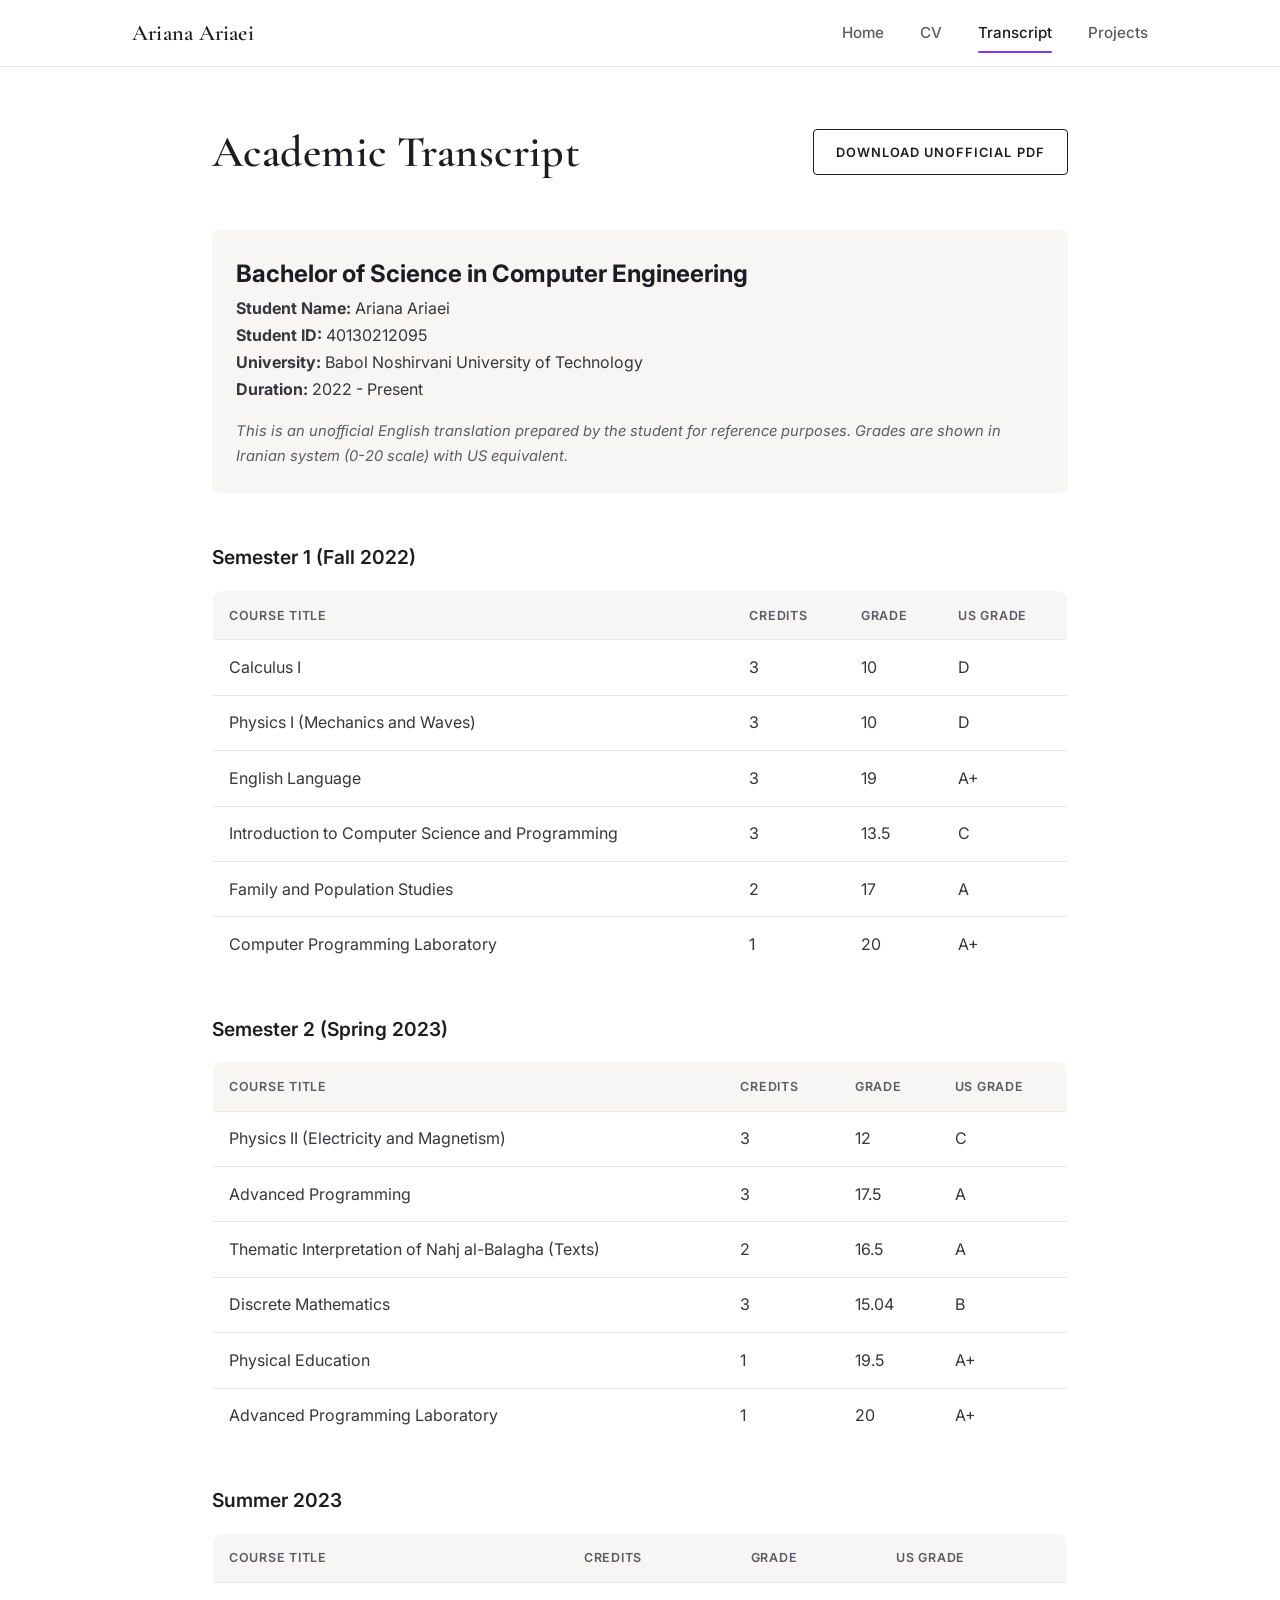
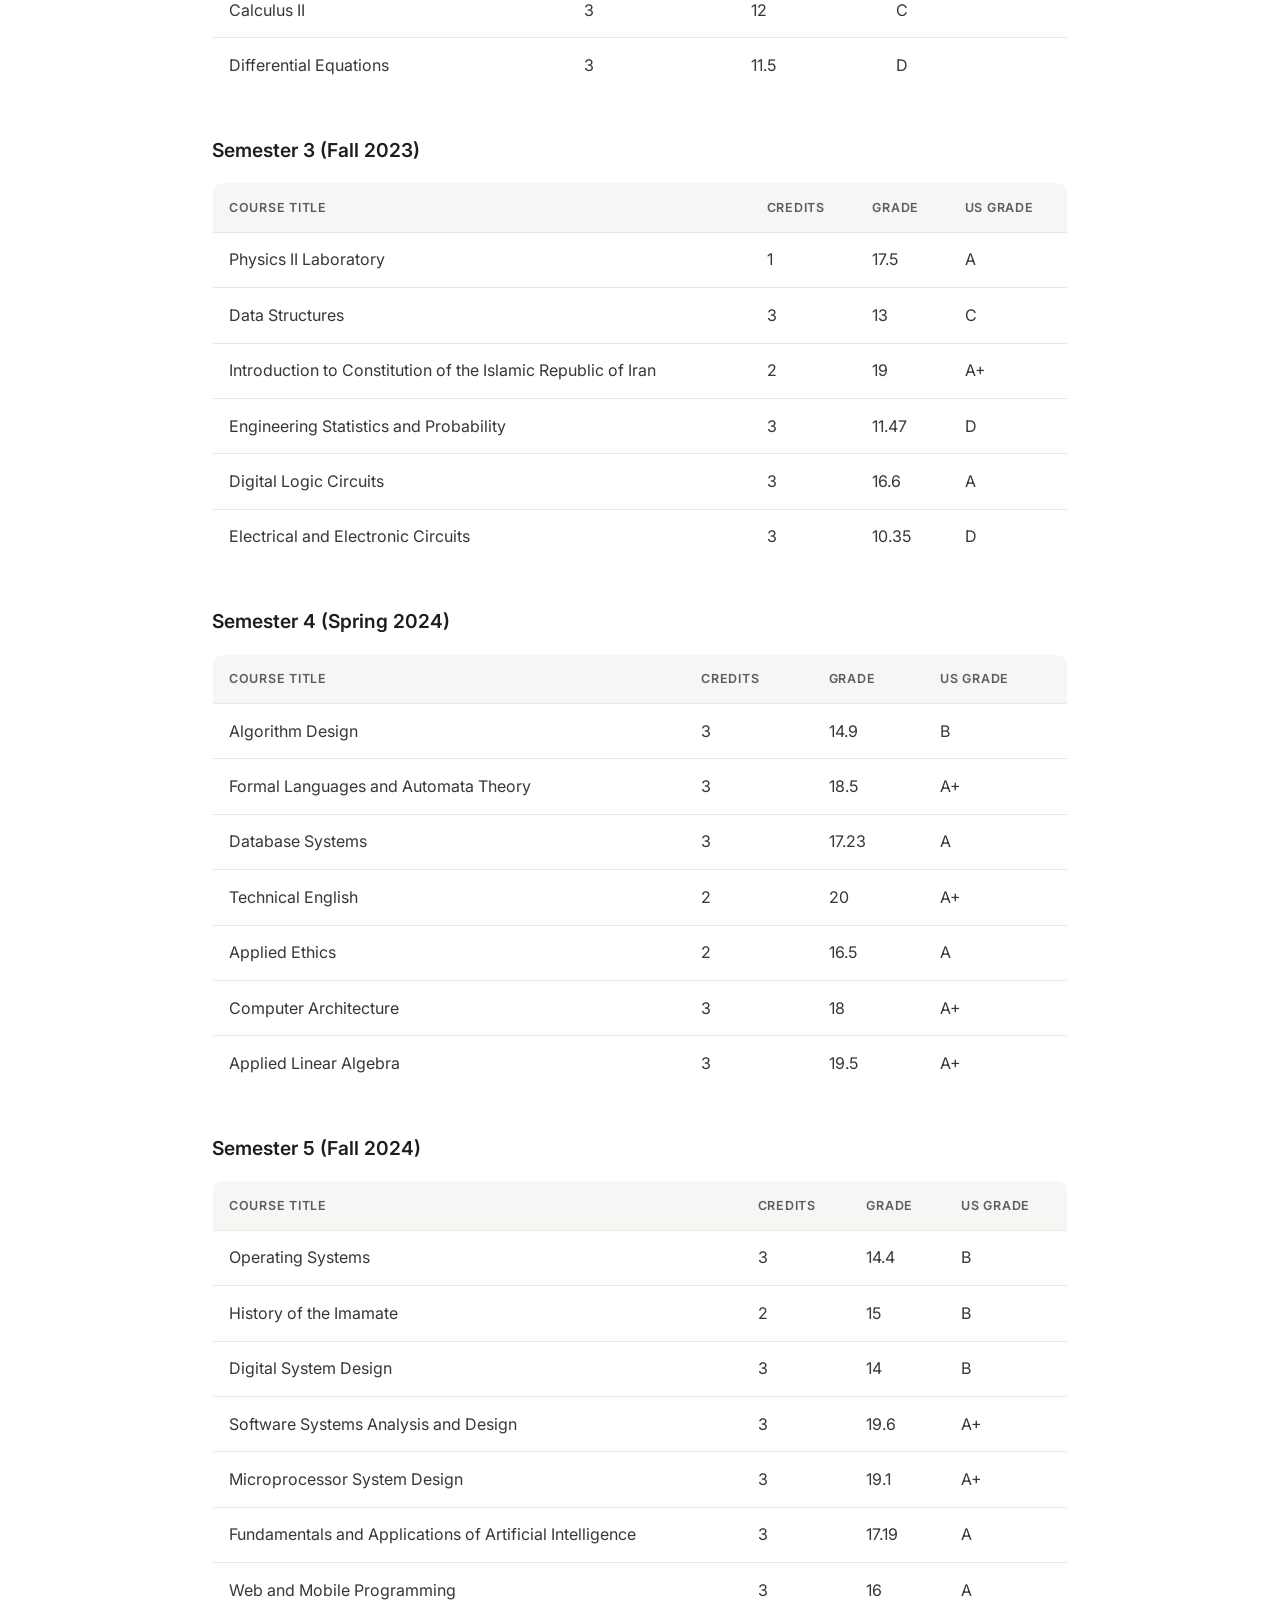
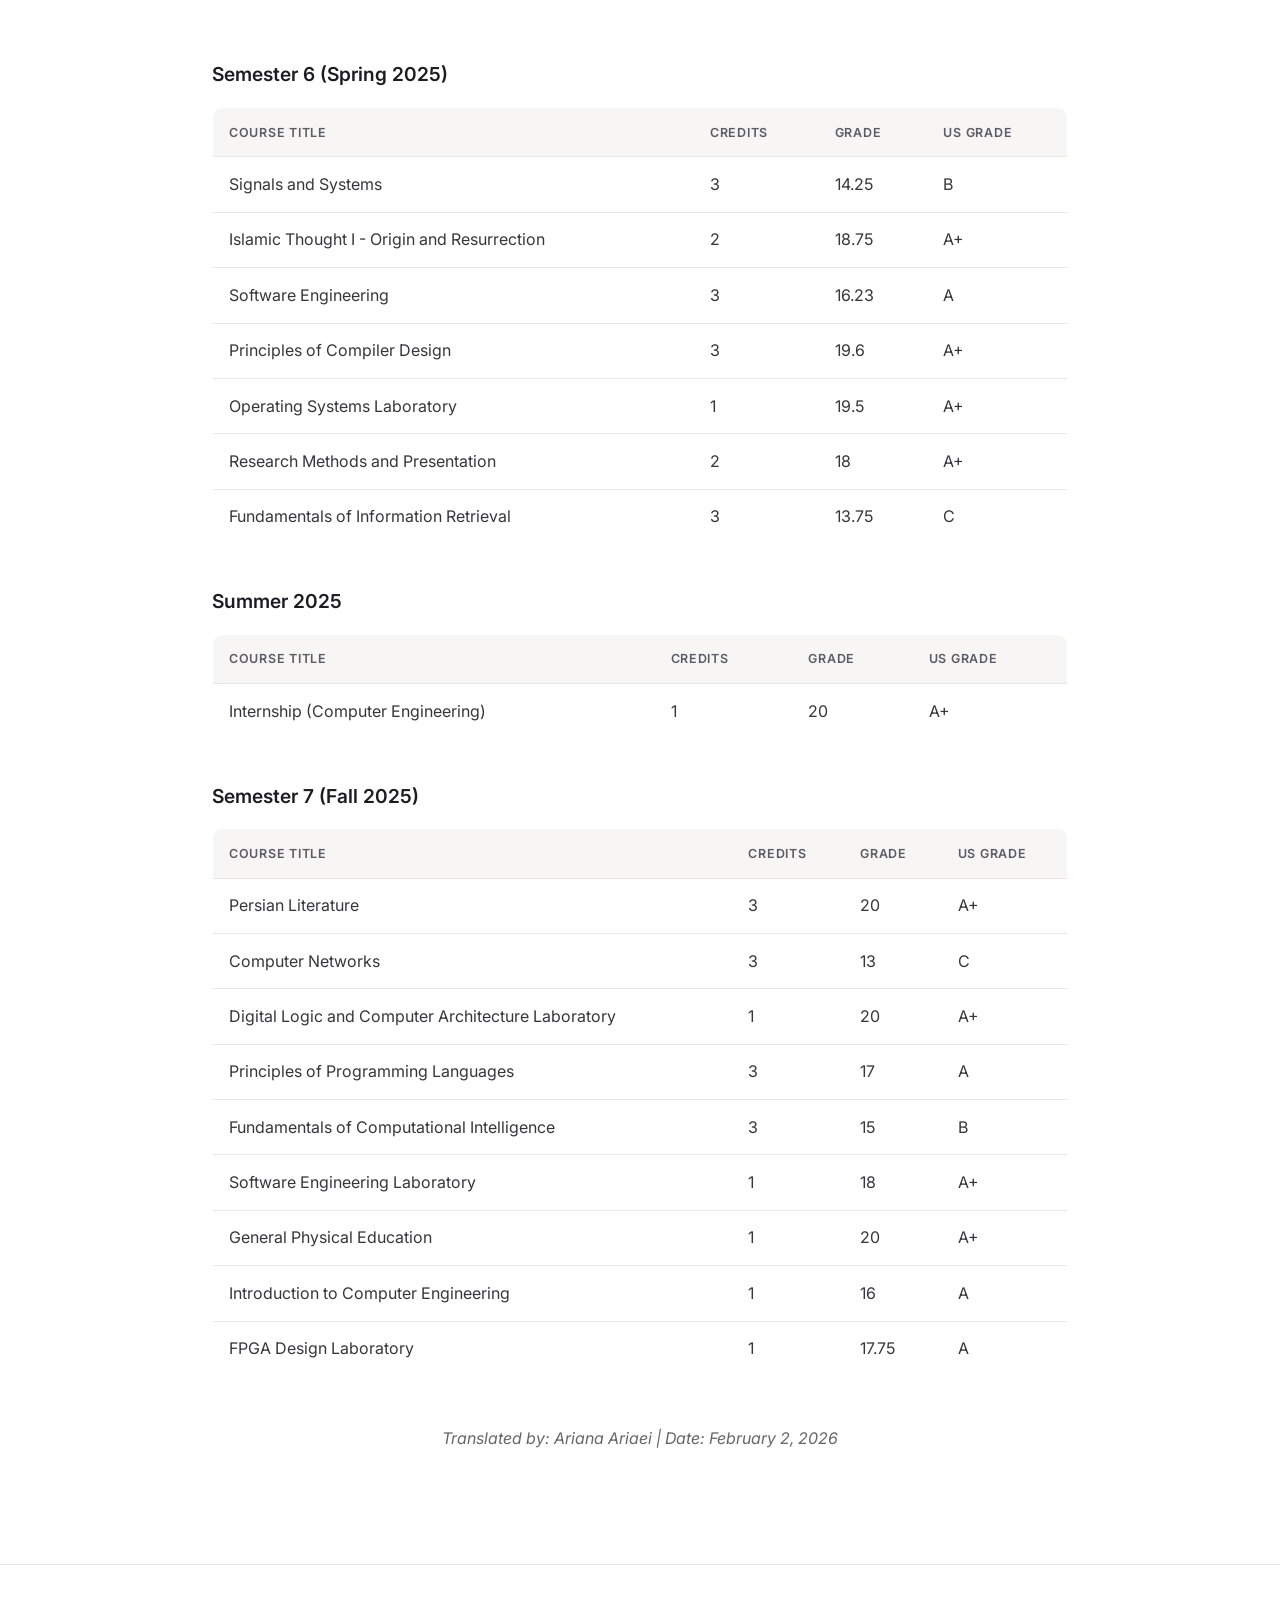
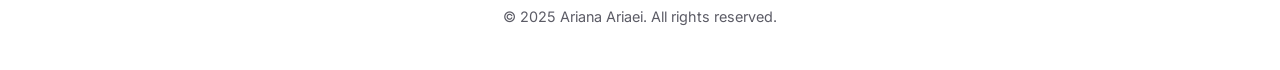
<file: transcript.html>
<!DOCTYPE html>
<html lang="en">
<head>
    <meta charset="UTF-8">
    <meta name="viewport" content="width=device-width, initial-scale=1.0">
    <title>Transcript - Ariana Ariaei</title>
    <meta name="description" content="Academic transcript of Ariana Ariaei, a Computer Engineering student at Babol Noshirvani University of Technology.">
    <meta name="author" content="Ariana Ariaei">
    <link rel="canonical" href="https://arianaariaei.github.io/transcript.html">
    <link rel="icon" type="image/svg+xml" href="assets/favicon.svg">
    <!-- Open Graph / social preview -->
    <meta property="og:type" content="website">
    <meta property="og:title" content="Transcript - Ariana Ariaei">
    <meta property="og:description" content="Academic transcript of Ariana Ariaei, Computer Engineering student.">
    <meta property="og:url" content="https://arianaariaei.github.io/transcript.html">
    <meta property="og:image" content="https://arianaariaei.github.io/assets/me.png">
    <meta name="twitter:card" content="summary">
    <link rel="stylesheet" href="assets/styles.css?v=2">
</head>
<!-- Google tag (gtag.js) -->
<script async src="https://www.googletagmanager.com/gtag/js?id=G-6JRJGJR2GJ"></script>
<script>
  window.dataLayer = window.dataLayer || [];
  function gtag(){dataLayer.push(arguments);}
  gtag('js', new Date());

  gtag('config', 'G-6JRJGJR2GJ');
</script>
<body>
    <div id="nav-placeholder"></div>
    
    <main class="container">
        <div class="page-header">
            <h1>Academic Transcript</h1>
            <a href="docs/Transcript.pdf" class="download-btn" download>Download Unofficial PDF</a>
        </div>

        <div style="background-color: var(--light-gray); padding: 1.5rem; border-radius: 8px; margin-bottom: 2rem;">
            <h2 style="margin-top: 0; color: var(--primary-color);">Bachelor of Science in Computer Engineering</h2>
            <p><strong>Student Name:</strong> Ariana Ariaei</p>
            <p><strong>Student ID:</strong> 40130212095</p>
            <p><strong>University:</strong> Babol Noshirvani University of Technology</p>
            <p><strong>Duration:</strong> 2022 - Present</p>
            <p class="note" style="margin-top: 1rem; margin-bottom: 0;"><em>This is an unofficial English translation prepared by the student for reference purposes. Grades are shown in Iranian system (0-20 scale) with US equivalent.</em></p>
        </div>

        <section class="transcript-section">
            <div class="semester">
                <h3>Semester 1 (Fall 2022)</h3>
                <table class="transcript-table">
                    <thead>
                        <tr>
                            <th>Course Title</th>
                            <th>Credits</th>
                            <th>Grade</th>
                            <th>US Grade</th>
                        </tr>
                    </thead>
                    <tbody>
                        <tr>
                            <td>Calculus I</td>
                            <td>3</td>
                            <td>10</td>
                            <td>D</td>
                        </tr>
                        <tr>
                            <td>Physics I (Mechanics and Waves)</td>
                            <td>3</td>
                            <td>10</td>
                            <td>D</td>
                        </tr>
                        <tr>
                            <td>English Language</td>
                            <td>3</td>
                            <td>19</td>
                            <td>A+</td>
                        </tr>
                        <tr>
                            <td>Introduction to Computer Science and Programming</td>
                            <td>3</td>
                            <td>13.5</td>
                            <td>C</td>
                        </tr>
                        <tr>
                            <td>Family and Population Studies</td>
                            <td>2</td>
                            <td>17</td>
                            <td>A</td>
                        </tr>
                        <tr>
                            <td>Computer Programming Laboratory</td>
                            <td>1</td>
                            <td>20</td>
                            <td>A+</td>
                        </tr>
                    </tbody>
                </table>
            </div>

            <div class="semester">
                <h3>Semester 2 (Spring 2023)</h3>
                <table class="transcript-table">
                    <thead>
                        <tr>
                            <th>Course Title</th>
                            <th>Credits</th>
                            <th>Grade</th>
                            <th>US Grade</th>
                        </tr>
                    </thead>
                    <tbody>
                        <tr>
                            <td>Physics II (Electricity and Magnetism)</td>
                            <td>3</td>
                            <td>12</td>
                            <td>C</td>
                        </tr>
                        <tr>
                            <td>Advanced Programming</td>
                            <td>3</td>
                            <td>17.5</td>
                            <td>A</td>
                        </tr>
                        <tr>
                            <td>Thematic Interpretation of Nahj al-Balagha (Texts)</td>
                            <td>2</td>
                            <td>16.5</td>
                            <td>A</td>
                        </tr>
                        <tr>
                            <td>Discrete Mathematics</td>
                            <td>3</td>
                            <td>15.04</td>
                            <td>B</td>
                        </tr>
                        <tr>
                            <td>Physical Education</td>
                            <td>1</td>
                            <td>19.5</td>
                            <td>A+</td>
                        </tr>
                        <tr>
                            <td>Advanced Programming Laboratory</td>
                            <td>1</td>
                            <td>20</td>
                            <td>A+</td>
                        </tr>
                    </tbody>
                </table>
            </div>

            <div class="semester">
                <h3>Summer 2023</h3>
                <table class="transcript-table">
                    <thead>
                        <tr>
                            <th>Course Title</th>
                            <th>Credits</th>
                            <th>Grade</th>
                            <th>US Grade</th>
                        </tr>
                    </thead>
                    <tbody>
                        <tr>
                            <td>Calculus II</td>
                            <td>3</td>
                            <td>12</td>
                            <td>C</td>
                        </tr>
                        <tr>
                            <td>Differential Equations</td>
                            <td>3</td>
                            <td>11.5</td>
                            <td>D</td>
                        </tr>
                    </tbody>
                </table>
            </div>

            <div class="semester">
                <h3>Semester 3 (Fall 2023)</h3>
                <table class="transcript-table">
                    <thead>
                        <tr>
                            <th>Course Title</th>
                            <th>Credits</th>
                            <th>Grade</th>
                            <th>US Grade</th>
                        </tr>
                    </thead>
                    <tbody>
                        <tr>
                            <td>Physics II Laboratory</td>
                            <td>1</td>
                            <td>17.5</td>
                            <td>A</td>
                        </tr>
                        <tr>
                            <td>Data Structures</td>
                            <td>3</td>
                            <td>13</td>
                            <td>C</td>
                        </tr>
                        <tr>
                            <td>Introduction to Constitution of the Islamic Republic of Iran</td>
                            <td>2</td>
                            <td>19</td>
                            <td>A+</td>
                        </tr>
                        <tr>
                            <td>Engineering Statistics and Probability</td>
                            <td>3</td>
                            <td>11.47</td>
                            <td>D</td>
                        </tr>
                        <tr>
                            <td>Digital Logic Circuits</td>
                            <td>3</td>
                            <td>16.6</td>
                            <td>A</td>
                        </tr>
                        <tr>
                            <td>Electrical and Electronic Circuits</td>
                            <td>3</td>
                            <td>10.35</td>
                            <td>D</td>
                        </tr>
                    </tbody>
                </table>
            </div>

            <div class="semester">
                <h3>Semester 4 (Spring 2024)</h3>
                <table class="transcript-table">
                    <thead>
                        <tr>
                            <th>Course Title</th>
                            <th>Credits</th>
                            <th>Grade</th>
                            <th>US Grade</th>
                        </tr>
                    </thead>
                    <tbody>
                        <tr>
                            <td>Algorithm Design</td>
                            <td>3</td>
                            <td>14.9</td>
                            <td>B</td>
                        </tr>
                        <tr>
                            <td>Formal Languages and Automata Theory</td>
                            <td>3</td>
                            <td>18.5</td>
                            <td>A+</td>
                        </tr>
                        <tr>
                            <td>Database Systems</td>
                            <td>3</td>
                            <td>17.23</td>
                            <td>A</td>
                        </tr>
                        <tr>
                            <td>Technical English</td>
                            <td>2</td>
                            <td>20</td>
                            <td>A+</td>
                        </tr>
                        <tr>
                            <td>Applied Ethics</td>
                            <td>2</td>
                            <td>16.5</td>
                            <td>A</td>
                        </tr>
                        <tr>
                            <td>Computer Architecture</td>
                            <td>3</td>
                            <td>18</td>
                            <td>A+</td>
                        </tr>
                        <tr>
                            <td>Applied Linear Algebra</td>
                            <td>3</td>
                            <td>19.5</td>
                            <td>A+</td>
                        </tr>
                    </tbody>
                </table>
            </div>

            <div class="semester">
                <h3>Semester 5 (Fall 2024)</h3>
                <table class="transcript-table">
                    <thead>
                        <tr>
                            <th>Course Title</th>
                            <th>Credits</th>
                            <th>Grade</th>
                            <th>US Grade</th>
                        </tr>
                    </thead>
                    <tbody>
                        <tr>
                            <td>Operating Systems</td>
                            <td>3</td>
                            <td>14.4</td>
                            <td>B</td>
                        </tr>
                        <tr>
                            <td>History of the Imamate</td>
                            <td>2</td>
                            <td>15</td>
                            <td>B</td>
                        </tr>
                        <tr>
                            <td>Digital System Design</td>
                            <td>3</td>
                            <td>14</td>
                            <td>B</td>
                        </tr>
                        <tr>
                            <td>Software Systems Analysis and Design</td>
                            <td>3</td>
                            <td>19.6</td>
                            <td>A+</td>
                        </tr>
                        <tr>
                            <td>Microprocessor System Design</td>
                            <td>3</td>
                            <td>19.1</td>
                            <td>A+</td>
                        </tr>
                        <tr>
                            <td>Fundamentals and Applications of Artificial Intelligence</td>
                            <td>3</td>
                            <td>17.19</td>
                            <td>A</td>
                        </tr>
                        <tr>
                            <td>Web and Mobile Programming</td>
                            <td>3</td>
                            <td>16</td>
                            <td>A</td>
                        </tr>
                    </tbody>
                </table>
            </div>

            <div class="semester">
                <h3>Semester 6 (Spring 2025)</h3>
                <table class="transcript-table">
                    <thead>
                        <tr>
                            <th>Course Title</th>
                            <th>Credits</th>
                            <th>Grade</th>
                            <th>US Grade</th>
                        </tr>
                    </thead>
                    <tbody>
                        <tr>
                            <td>Signals and Systems</td>
                            <td>3</td>
                            <td>14.25</td>
                            <td>B</td>
                        </tr>
                        <tr>
                            <td>Islamic Thought I - Origin and Resurrection</td>
                            <td>2</td>
                            <td>18.75</td>
                            <td>A+</td>
                        </tr>
                        <tr>
                            <td>Software Engineering</td>
                            <td>3</td>
                            <td>16.23</td>
                            <td>A</td>
                        </tr>
                        <tr>
                            <td>Principles of Compiler Design</td>
                            <td>3</td>
                            <td>19.6</td>
                            <td>A+</td>
                        </tr>
                        <tr>
                            <td>Operating Systems Laboratory</td>
                            <td>1</td>
                            <td>19.5</td>
                            <td>A+</td>
                        </tr>
                        <tr>
                            <td>Research Methods and Presentation</td>
                            <td>2</td>
                            <td>18</td>
                            <td>A+</td>
                        </tr>
                        <tr>
                            <td>Fundamentals of Information Retrieval</td>
                            <td>3</td>
                            <td>13.75</td>
                            <td>C</td>
                        </tr>
                    </tbody>
                </table>
            </div>

            <div class="semester">
                <h3>Summer 2025</h3>
                <table class="transcript-table">
                    <thead>
                        <tr>
                            <th>Course Title</th>
                            <th>Credits</th>
                            <th>Grade</th>
                            <th>US Grade</th>
                        </tr>
                    </thead>
                    <tbody>
                        <tr>
                            <td>Internship (Computer Engineering)</td>
                            <td>1</td>
                            <td>20</td>
                            <td>A+</td>
                        </tr>
                    </tbody>
                </table>
            </div>

            <div class="semester">
                <h3>Semester 7 (Fall 2025)</h3>
                <table class="transcript-table">
                    <thead>
                        <tr>
                            <th>Course Title</th>
                            <th>Credits</th>
                            <th>Grade</th>
                            <th>US Grade</th>
                        </tr>
                    </thead>
                    <tbody>
                        <tr>
                            <td>Persian Literature</td>
                            <td>3</td>
                            <td>20</td>
                            <td>A+</td>
                        </tr>
                        <tr>
                            <td>Computer Networks</td>
                            <td>3</td>
                            <td>13</td>
                            <td>C</td>
                        </tr>
                        <tr>
                            <td>Digital Logic and Computer Architecture Laboratory</td>
                            <td>1</td>
                            <td>20</td>
                            <td>A+</td>
                        </tr>
                        <tr>
                            <td>Principles of Programming Languages</td>
                            <td>3</td>
                            <td>17</td>
                            <td>A</td>
                        </tr>
                        <tr>
                            <td>Fundamentals of Computational Intelligence</td>
                            <td>3</td>
                            <td>15</td>
                            <td>B</td>
                        </tr>
                        <tr>
                            <td>Software Engineering Laboratory</td>
                            <td>1</td>
                            <td>18</td>
                            <td>A+</td>
                        </tr>
                        <tr>
                            <td>General Physical Education</td>
                            <td>1</td>
                            <td>20</td>
                            <td>A+</td>
                        </tr>
                        <tr>
                            <td>Introduction to Computer Engineering</td>
                            <td>1</td>
                            <td>16</td>
                            <td>A</td>
                        </tr>
                        <tr>
                            <td>FPGA Design Laboratory</td>
                            <td>1</td>
                            <td>17.75</td>
                            <td>A</td>
                        </tr>
                    </tbody>
                </table>
            </div>
        </section>

        <p style="text-align: center; color: #666; margin-top: 3rem; font-style: italic;">
            Translated by: Ariana Ariaei | Date: February 2, 2026
        </p>
    </main>

    <footer>
        <p>&copy; 2025 Ariana Ariaei. All rights reserved.</p>
    </footer>

    <script src="assets/nav.js?v=2"></script>
</body>
</html>
</file>
<file: assets/styles.css>
@import url('https://fonts.googleapis.com/css2?family=Cormorant+Garamond:wght@500;600;700&family=Inter:wght@400;500;600&display=swap');

/* ===== Reset & Base ===== */
* {
    margin: 0;
    padding: 0;
    box-sizing: border-box;
}

:root {
    /* Minimal palette */
    --ink: #1c1c22;
    --ink-soft: #5c5c66;
    --paper: #ffffff;
    --paper-soft: #f7f6f4;
    --line: #e9e7e3;
    --accent: #7c3aed;
    --accent-dark: #6d28d9;
    --accent-tint: #f3eefe;

    /* Legacy aliases (kept so inline styles keep working) */
    --primary-color: #1c1c22;
    --secondary-color: #7c3aed;
    --accent-color: #a855f7;
    --text-color: #36363d;
    --light-gray: #f7f6f4;
    --border-color: #e9e7e3;
    --shadow: 0 1px 2px rgba(20, 20, 30, 0.04);

    --font-serif: 'Cormorant Garamond', Georgia, 'Times New Roman', serif;
    --font-sans: 'Inter', 'Segoe UI', system-ui, -apple-system, sans-serif;
}

html {
    scroll-behavior: smooth;
}

body {
    font-family: var(--font-sans);
    line-height: 1.7;
    color: var(--text-color);
    background-color: var(--paper);
    -webkit-font-smoothing: antialiased;
    text-rendering: optimizeLegibility;
}

::selection {
    background: var(--accent-tint);
    color: var(--accent-dark);
}

a {
    color: var(--accent);
}

/* ===== Navigation ===== */
.site-nav {
    position: sticky;
    top: 0;
    z-index: 1000;
    background: rgba(255, 255, 255, 0.82);
    backdrop-filter: saturate(180%) blur(12px);
    -webkit-backdrop-filter: saturate(180%) blur(12px);
    border-bottom: 1px solid var(--line);
}

.nav-inner {
    max-width: 1080px;
    margin: 0 auto;
    padding: 0 2rem;
    height: 66px;
    display: flex;
    align-items: center;
    justify-content: space-between;
}

.nav-brand {
    font-family: var(--font-serif);
    font-size: 1.4rem;
    font-weight: 600;
    letter-spacing: 0.01em;
    color: var(--ink);
    text-decoration: none;
}

.nav-links {
    list-style: none;
    display: flex;
    align-items: center;
    gap: 2.25rem;
    margin: 0;
    padding: 0;
}

.nav-links a {
    position: relative;
    color: var(--ink-soft);
    text-decoration: none;
    font-size: 0.95rem;
    font-weight: 500;
    padding: 0.25rem 0;
    transition: color 0.2s ease;
}

.nav-links a:hover,
.nav-links a.active {
    color: var(--ink);
}

.nav-links a.active::after {
    content: "";
    position: absolute;
    left: 0;
    right: 0;
    bottom: -7px;
    height: 2px;
    background: var(--accent);
    border-radius: 2px;
}

.nav-toggle {
    display: none;
    flex-direction: column;
    justify-content: center;
    gap: 5px;
    width: 42px;
    height: 42px;
    padding: 9px;
    background: transparent;
    border: 0;
    cursor: pointer;
}

.nav-toggle span {
    display: block;
    width: 22px;
    height: 2px;
    background: var(--ink);
    border-radius: 2px;
    transition: transform 0.25s ease, opacity 0.2s ease;
}

/* ===== Layout ===== */
.container {
    max-width: 920px;
    margin: 0 auto;
    padding: 3rem 2rem 2rem;
}

section {
    margin: 3.5rem 0;
}

/* Display headings (serif) */
.intro h1,
.page-header h1,
section h2,
.cv-section h2,
.projects-section h2,
.presentations-section h2,
.collaborations-section h2,
.transcript-section h2 {
    font-family: var(--font-serif);
    color: var(--ink);
    font-weight: 600;
    letter-spacing: 0.01em;
}

section h2,
.cv-section h2,
.projects-section h2,
.presentations-section h2,
.collaborations-section h2,
.transcript-section h2 {
    font-size: 1.95rem;
    margin-bottom: 1.5rem;
    padding-bottom: 0.6rem;
    border-bottom: 1px solid var(--line);
}

/* ===== Homepage Hero ===== */
.hero {
    margin: 3rem 0 4rem;
}

.profile-section {
    display: flex;
    gap: 3.5rem;
    align-items: center;
    flex-wrap: wrap;
}

.profile-photo {
    width: 230px;
    height: 230px;
    border-radius: 50%;
    object-fit: cover;
    border: 1px solid var(--line);
    box-shadow: 0 10px 30px rgba(20, 20, 30, 0.10);
}

.intro h1 {
    font-size: 3.25rem;
    line-height: 1.1;
    margin-bottom: 0.6rem;
}

.title {
    font-size: 1.25rem;
    color: var(--ink-soft);
    margin-bottom: 0.2rem;
}

.affiliation {
    font-size: 1.05rem;
    color: var(--ink-soft);
    margin-bottom: 1.25rem;
}

.contact {
    margin-top: 1.25rem;
}

.contact p {
    margin: 0.4rem 0;
    color: var(--ink-soft);
    font-size: 0.98rem;
}

.contact a {
    color: var(--accent);
    text-decoration: none;
    font-weight: 500;
    transition: color 0.2s ease;
}

.contact a:hover {
    color: var(--accent-dark);
    text-decoration: underline;
    text-underline-offset: 3px;
}

/* ===== Body content ===== */
.about p {
    font-size: 1.05rem;
    margin-bottom: 1.1rem;
}

.research-interests ul {
    list-style: none;
    display: grid;
    grid-template-columns: repeat(auto-fit, minmax(220px, 1fr));
    gap: 0.85rem;
    margin-top: 1.25rem;
}

.research-interests ul li {
    position: relative;
    padding: 0.85rem 1rem 0.85rem 1.7rem;
    background: var(--paper);
    border: 1px solid var(--line);
    border-radius: 8px;
    font-size: 0.98rem;
    transition: border-color 0.2s ease;
}

.research-interests ul li::before {
    content: "";
    position: absolute;
    left: 0.95rem;
    top: 1.45rem;
    width: 5px;
    height: 5px;
    border-radius: 50%;
    background: var(--accent);
}

.research-interests ul li:hover {
    border-color: var(--accent);
}

/* ===== Page header (CV / Transcript) ===== */
.page-header {
    display: flex;
    justify-content: space-between;
    align-items: center;
    margin-bottom: 2.5rem;
    flex-wrap: wrap;
    gap: 1rem;
}

.page-header h1 {
    font-size: 2.75rem;
}

.download-btn {
    display: inline-block;
    padding: 0.7rem 1.4rem;
    background: transparent;
    color: var(--ink);
    text-decoration: none;
    border: 1px solid var(--ink);
    border-radius: 4px;
    font-size: 0.8rem;
    font-weight: 600;
    letter-spacing: 0.08em;
    text-transform: uppercase;
    transition: background-color 0.2s ease, color 0.2s ease;
}

.download-btn:hover {
    background: var(--ink);
    color: #fff;
}

/* ===== CV ===== */
.cv-section {
    margin: 3.5rem 0;
}

.cv-item {
    margin-bottom: 1.75rem;
    padding-bottom: 1.75rem;
    border-bottom: 1px solid var(--line);
}

.cv-item:last-child {
    border-bottom: none;
}

.cv-header {
    display: flex;
    justify-content: space-between;
    align-items: baseline;
    margin-bottom: 0.4rem;
    flex-wrap: wrap;
    gap: 0.5rem;
}

.cv-item h3 {
    color: var(--ink);
    font-size: 1.2rem;
    font-weight: 600;
}

.date {
    color: var(--ink-soft);
    font-weight: 500;
    font-size: 0.9rem;
    white-space: nowrap;
}

.institution {
    color: var(--accent);
    font-weight: 500;
    margin-bottom: 0.4rem;
}

.cv-item p {
    margin: 0.25rem 0;
}

.cv-item ul {
    margin: 0.75rem 0 0 1.25rem;
}

.cv-item li {
    margin: 0.4rem 0;
}

.publication {
    line-height: 1.8;
}

.cv-list {
    list-style: none;
}

.cv-list li {
    padding: 0.55rem 0;
    padding-left: 1.6rem;
    position: relative;
}

.cv-list li::before {
    content: "–";
    position: absolute;
    left: 0;
    color: var(--accent);
    font-weight: 600;
}

.skills-grid {
    display: grid;
    grid-template-columns: repeat(auto-fit, minmax(230px, 1fr));
    gap: 2rem;
    margin-top: 1.25rem;
}

.skills-grid h3 {
    color: var(--accent);
    font-size: 0.78rem;
    font-weight: 600;
    letter-spacing: 0.08em;
    text-transform: uppercase;
    margin-bottom: 0.5rem;
}

.skills-grid p {
    line-height: 1.8;
}

/* ===== Transcript ===== */
.transcript-section {
    margin: 3rem 0;
}

.degree-info {
    font-size: 1.05rem;
    color: var(--ink-soft);
    margin-bottom: 2rem;
    padding: 1.25rem 1.5rem;
    background: var(--paper-soft);
    border: 1px solid var(--line);
    border-radius: 10px;
}

.semester {
    margin: 2.5rem 0;
}

.semester h3 {
    color: var(--ink);
    font-size: 1.2rem;
    font-weight: 600;
    margin-bottom: 1rem;
    display: flex;
    align-items: center;
    gap: 0.75rem;
}

.badge {
    display: inline-block;
    padding: 0.2rem 0.7rem;
    font-size: 0.7rem;
    font-weight: 600;
    letter-spacing: 0.06em;
    text-transform: uppercase;
    color: var(--accent-dark);
    background: var(--accent-tint);
    border-radius: 20px;
}

.transcript-table {
    width: 100%;
    border-collapse: collapse;
    margin: 1rem 0;
    background: var(--paper);
    border: 1px solid var(--line);
    border-radius: 10px;
    overflow: hidden;
}

.transcript-table thead {
    background: var(--paper-soft);
}

.transcript-table th,
.transcript-table td {
    padding: 0.85rem 1rem;
    text-align: left;
    border-bottom: 1px solid var(--line);
}

.transcript-table th {
    font-weight: 600;
    font-size: 0.78rem;
    letter-spacing: 0.06em;
    text-transform: uppercase;
    color: var(--ink-soft);
}

.transcript-table tbody tr:last-child td {
    border-bottom: none;
}

.transcript-table tbody tr:hover {
    background: var(--paper-soft);
}

.semester-gpa {
    margin-top: 0.5rem;
    text-align: right;
    color: var(--accent);
}

.note {
    color: var(--ink-soft);
    font-size: 0.92rem;
    margin-top: 0.5rem;
}

/* ===== Projects ===== */
.projects-section,
.presentations-section,
.collaborations-section {
    margin: 3.5rem 0;
}

.project-card,
.presentation-card {
    background: var(--paper);
    border: 1px solid var(--line);
    border-radius: 12px;
    padding: 2rem;
    margin-bottom: 1.5rem;
    transition: border-color 0.25s ease, transform 0.25s ease, box-shadow 0.25s ease;
}

.project-card:hover,
.presentation-card:hover {
    border-color: #d8d4cd;
    transform: translateY(-3px);
    box-shadow: 0 14px 30px rgba(20, 20, 30, 0.06);
}

.project-card h3,
.presentation-card h3 {
    color: var(--ink);
    font-size: 1.3rem;
    font-weight: 600;
    margin-bottom: 0.6rem;
}

.project-meta,
.presentation-meta {
    color: var(--accent);
    font-size: 0.82rem;
    font-weight: 500;
    letter-spacing: 0.04em;
    text-transform: uppercase;
    margin-bottom: 1rem;
}

.project-description,
.presentation-description {
    line-height: 1.8;
    margin-bottom: 1.5rem;
    color: var(--text-color);
}

.project-tags {
    display: flex;
    flex-wrap: wrap;
    gap: 0.5rem;
    margin-bottom: 1.25rem;
}

.tag {
    display: inline-block;
    padding: 0.35rem 0.85rem;
    background: var(--paper);
    color: var(--ink-soft);
    border: 1px solid var(--line);
    border-radius: 20px;
    font-size: 0.8rem;
    font-weight: 500;
    transition: background-color 0.2s ease, color 0.2s ease, border-color 0.2s ease;
}

.tag:hover {
    background: var(--accent);
    color: #fff;
    border-color: var(--accent);
}

.project-links,
.presentation-links {
    display: flex;
    gap: 1rem;
    flex-wrap: wrap;
}

.project-links a,
.presentation-links a {
    color: var(--ink);
    text-decoration: none;
    font-weight: 500;
    font-size: 0.9rem;
    padding: 0.5rem 1.1rem;
    border: 1px solid var(--line);
    border-radius: 4px;
    transition: border-color 0.2s ease, color 0.2s ease;
}

.project-links a:hover,
.presentation-links a:hover {
    border-color: var(--accent);
    color: var(--accent);
}

.collaborations-section p {
    font-size: 1.05rem;
    line-height: 1.8;
}

/* ===== Footer ===== */
footer {
    border-top: 1px solid var(--line);
    color: var(--ink-soft);
    text-align: center;
    padding: 2.5rem 2rem;
    margin-top: 5rem;
    font-size: 0.9rem;
}

/* ===== Responsive ===== */
@media (max-width: 768px) {
    .container {
        padding: 2rem 1.25rem;
    }

    .nav-inner {
        height: 58px;
        padding: 0 1.25rem;
        position: relative;
    }

    .nav-toggle {
        display: flex;
    }

    .site-nav.open .nav-toggle span:nth-child(1) {
        transform: translateY(7px) rotate(45deg);
    }

    .site-nav.open .nav-toggle span:nth-child(2) {
        opacity: 0;
    }

    .site-nav.open .nav-toggle span:nth-child(3) {
        transform: translateY(-7px) rotate(-45deg);
    }

    .nav-links {
        position: absolute;
        top: 100%;
        left: 0;
        right: 0;
        flex-direction: column;
        align-items: stretch;
        gap: 0;
        background: rgba(255, 255, 255, 0.98);
        backdrop-filter: saturate(180%) blur(12px);
        -webkit-backdrop-filter: saturate(180%) blur(12px);
        border-bottom: 1px solid var(--line);
        box-shadow: 0 14px 28px rgba(20, 20, 30, 0.07);
        padding: 0.25rem 1.25rem 0.75rem;
        opacity: 0;
        transform: translateY(-8px);
        pointer-events: none;
        transition: opacity 0.2s ease, transform 0.2s ease;
    }

    .site-nav.open .nav-links {
        opacity: 1;
        transform: translateY(0);
        pointer-events: auto;
    }

    .nav-links a {
        display: block;
        padding: 0.9rem 0;
        font-size: 1.05rem;
        border-bottom: 1px solid var(--line);
    }

    .nav-links li:last-child a {
        border-bottom: none;
    }

    .nav-links a.active {
        color: var(--accent);
    }

    .nav-links a.active::after {
        display: none;
    }

    .profile-section {
        flex-direction: column;
        text-align: center;
        gap: 2rem;
    }

    .profile-photo {
        width: 190px;
        height: 190px;
    }

    .intro h1 {
        font-size: 2.4rem;
    }

    .page-header {
        flex-direction: column;
        align-items: flex-start;
    }

    .page-header h1 {
        font-size: 2.25rem;
    }

    .transcript-table {
        font-size: 0.9rem;
    }

    .transcript-table th,
    .transcript-table td {
        padding: 0.7rem 0.6rem;
    }

    .skills-grid {
        grid-template-columns: 1fr;
    }
}

@media (max-width: 480px) {
    .intro h1 {
        font-size: 2.1rem;
    }

    .title {
        font-size: 1.1rem;
    }

    section h2,
    .cv-section h2,
    .projects-section h2,
    .presentations-section h2,
    .collaborations-section h2,
    .transcript-section h2 {
        font-size: 1.6rem;
    }

    .transcript-table {
        font-size: 0.82rem;
    }

    .transcript-table th,
    .transcript-table td {
        padding: 0.55rem 0.4rem;
    }
}
</file>
